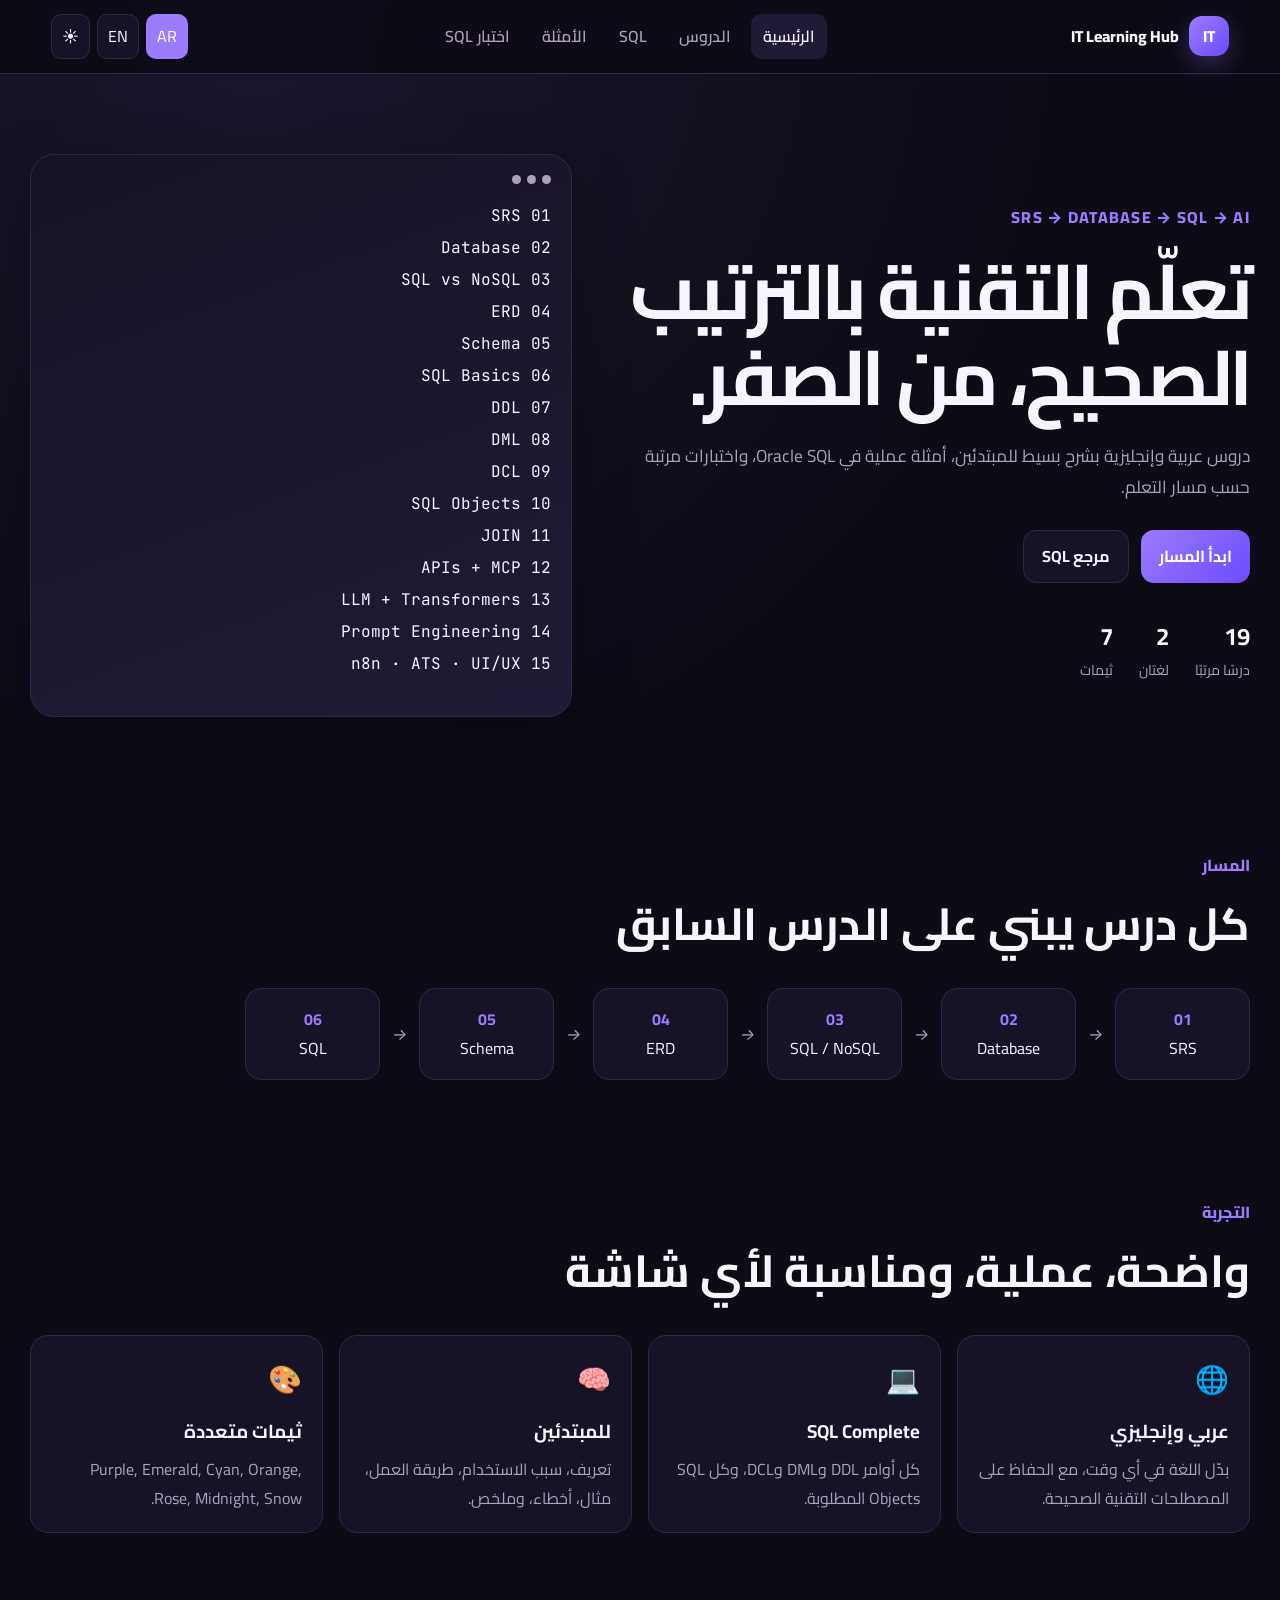
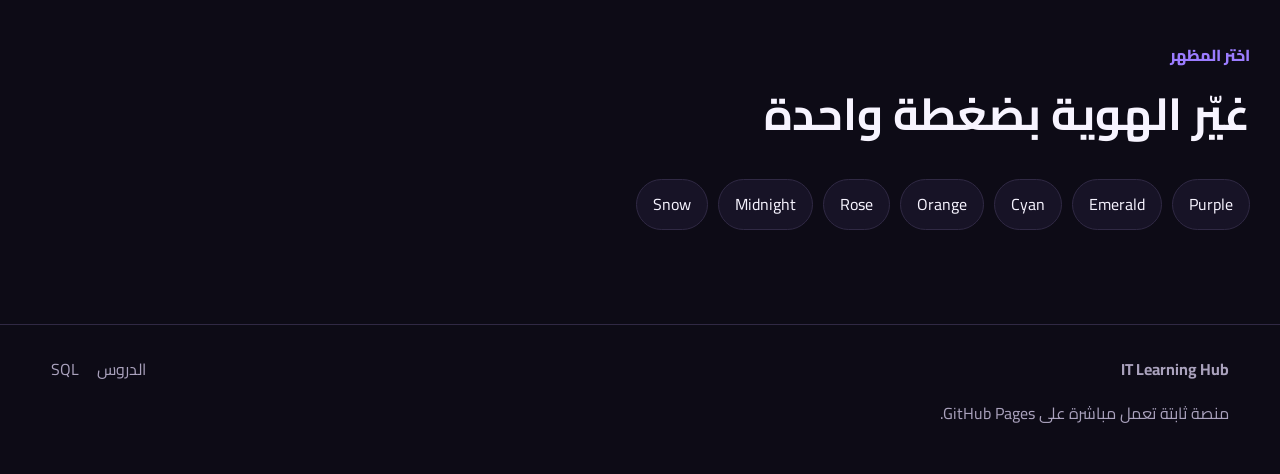
<file: index.html>
<!doctype html><html lang="ar" dir="rtl"><head><meta charset="UTF-8"><meta name="viewport" content="width=device-width,initial-scale=1"><meta name="description" content="منصة ثنائية اللغة لتعلّم قواعد البيانات وSQL ومفاهيم التقنية للمبتدئين"><title>IT Learning Hub</title><link rel="preconnect" href="https://fonts.googleapis.com"><link href="https://fonts.googleapis.com/css2?family=Cairo:wght@400;500;600;700;800&family=Inter:wght@400;500;600;700;800&family=JetBrains+Mono:wght@400;600&display=swap" rel="stylesheet"><link rel="stylesheet" href="style.css"></head><body>
<header class="topbar"><a class="brand" href="index.html"><span class="brand-orb">IT</span><span>IT Learning Hub</span></a><button class="nav-toggle" aria-label="menu">☰</button><nav class="nav"><a class="active" href="index.html" data-ar="الرئيسية" data-en="Home">الرئيسية</a><a href="lessons.html" data-ar="الدروس" data-en="Lessons">الدروس</a><a href="sql.html">SQL</a><a href="examples.html" data-ar="الأمثلة" data-en="Examples">الأمثلة</a><a href="quiz.html" data-ar="اختبار SQL" data-en="SQL Quiz">اختبار SQL</a></nav><div class="actions"><button class="chip" data-lang="ar">AR</button><button class="chip" data-lang="en">EN</button><button id="modeToggle" class="chip">☀</button></div></header>
<main><section class="hero grid-2"><div class="hero-copy reveal"><p class="eyebrow">SRS → DATABASE → SQL → AI</p><h1 data-ar="تعلّم التقنية بالترتيب الصحيح، من الصفر." data-en="Learn technology in the right order, from zero.">تعلّم التقنية بالترتيب الصحيح، من الصفر.</h1><p class="lead" data-ar="دروس عربية وإنجليزية بشرح بسيط للمبتدئين، أمثلة عملية في Oracle SQL، واختبارات مرتبة حسب مسار التعلم." data-en="Arabic and English beginner-friendly lessons, practical Oracle SQL examples, and quizzes arranged by learning path.">دروس عربية وإنجليزية بشرح بسيط للمبتدئين، أمثلة عملية في Oracle SQL، واختبارات مرتبة حسب مسار التعلم.</p><div class="hero-actions"><a class="btn primary" href="lessons.html" data-ar="ابدأ المسار" data-en="Start learning">ابدأ المسار</a><a class="btn ghost" href="sql.html" data-ar="مرجع SQL" data-en="SQL reference">مرجع SQL</a></div><div class="stats"><div><b>19</b><span data-ar="درسًا مرتبًا" data-en="ordered lessons">درسًا مرتبًا</span></div><div><b>2</b><span data-ar="لغتان" data-en="languages">لغتان</span></div><div><b>7</b><span data-ar="ثيمات" data-en="themes">ثيمات</span></div></div></div><div class="terminal-card reveal"><div class="dots"><span></span><span></span><span></span></div><pre><code>01 SRS
02 Database
03 SQL vs NoSQL
04 ERD
05 Schema
06 SQL Basics
07 DDL
08 DML
09 DCL
10 SQL Objects
11 JOIN
12 APIs + MCP
13 LLM + Transformers
14 Prompt Engineering
15 n8n · ATS · UI/UX</code></pre></div></section>
<section class="section reveal"><div class="section-title"><p data-ar="المسار" data-en="Learning path">المسار</p><h2 data-ar="كل درس يبني على الدرس السابق" data-en="Every lesson builds on the previous one">كل درس يبني على الدرس السابق</h2></div><div class="roadmap"><div><b>01</b><span>SRS</span></div><i>→</i><div><b>02</b><span>Database</span></div><i>→</i><div><b>03</b><span>SQL / NoSQL</span></div><i>→</i><div><b>04</b><span>ERD</span></div><i>→</i><div><b>05</b><span>Schema</span></div><i>→</i><div><b>06</b><span>SQL</span></div></div></section>
<section class="section reveal"><div class="section-title"><p data-ar="التجربة" data-en="Experience">التجربة</p><h2 data-ar="واضحة، عملية، ومناسبة لأي شاشة" data-en="Clear, practical, and responsive">واضحة، عملية، ومناسبة لأي شاشة</h2></div><div class="cards four"><article class="card"><span class="icon">🌐</span><h3 data-ar="عربي وإنجليزي" data-en="Arabic & English">عربي وإنجليزي</h3><p data-ar="بدّل اللغة في أي وقت، مع الحفاظ على المصطلحات التقنية الصحيحة." data-en="Switch languages anytime while keeping technical terms accurate.">بدّل اللغة في أي وقت، مع الحفاظ على المصطلحات التقنية الصحيحة.</p></article><article class="card"><span class="icon">💻</span><h3>SQL Complete</h3><p data-ar="كل أوامر DDL وDML وDCL، وكل SQL Objects المطلوبة." data-en="All DDL, DML, DCL commands and required SQL objects.">كل أوامر DDL وDML وDCL، وكل SQL Objects المطلوبة.</p></article><article class="card"><span class="icon">🧠</span><h3 data-ar="للمبتدئين" data-en="For beginners">للمبتدئين</h3><p data-ar="تعريف، سبب الاستخدام، طريقة العمل، مثال، أخطاء، وملخص." data-en="Definition, purpose, how it works, example, mistakes, and summary.">تعريف، سبب الاستخدام، طريقة العمل، مثال، أخطاء، وملخص.</p></article><article class="card"><span class="icon">🎨</span><h3 data-ar="ثيمات متعددة" data-en="Multiple themes">ثيمات متعددة</h3><p data-ar="Purple, Emerald, Cyan, Orange, Rose, Midnight, Snow." data-en="Purple, Emerald, Cyan, Orange, Rose, Midnight, and Snow.">Purple, Emerald, Cyan, Orange, Rose, Midnight, Snow.</p></article></div></section>
<section class="section reveal"><div class="section-title"><p data-ar="اختر المظهر" data-en="Choose a theme">اختر المظهر</p><h2 data-ar="غيّر الهوية بضغطة واحدة" data-en="Change the visual identity instantly">غيّر الهوية بضغطة واحدة</h2></div><div class="theme-picker"><button data-theme-choice="purple">Purple</button><button data-theme-choice="emerald">Emerald</button><button data-theme-choice="cyan">Cyan</button><button data-theme-choice="orange">Orange</button><button data-theme-choice="rose">Rose</button><button data-theme-choice="midnight">Midnight</button><button data-theme-choice="snow">Snow</button></div></section></main>
<footer class="footer"><div><b>IT Learning Hub</b><p data-ar="منصة ثابتة تعمل مباشرة على GitHub Pages." data-en="A static platform ready for GitHub Pages.">منصة ثابتة تعمل مباشرة على GitHub Pages.</p></div><div class="footer-links"><a href="lessons.html" data-ar="الدروس" data-en="Lessons">الدروس</a><a href="sql.html">SQL</a></div></footer><script src="app.js"></script></body></html>
</file>
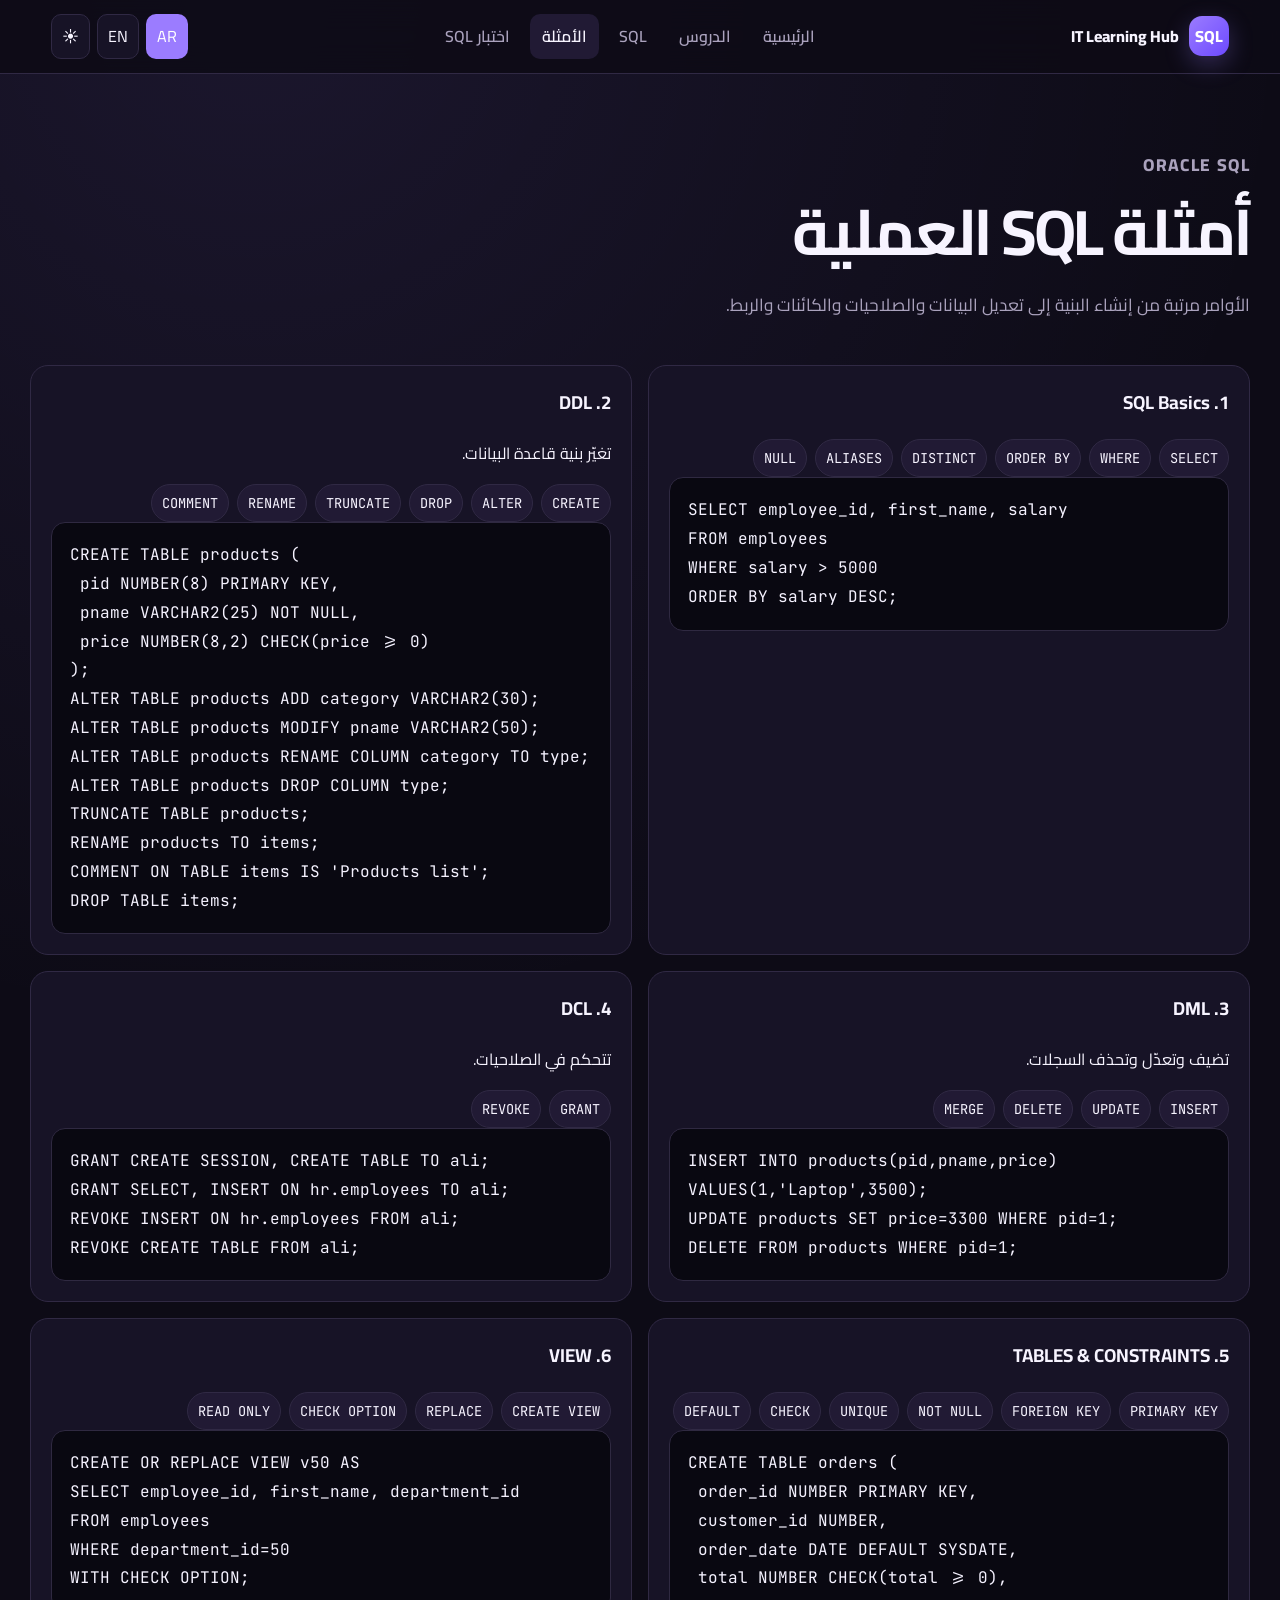
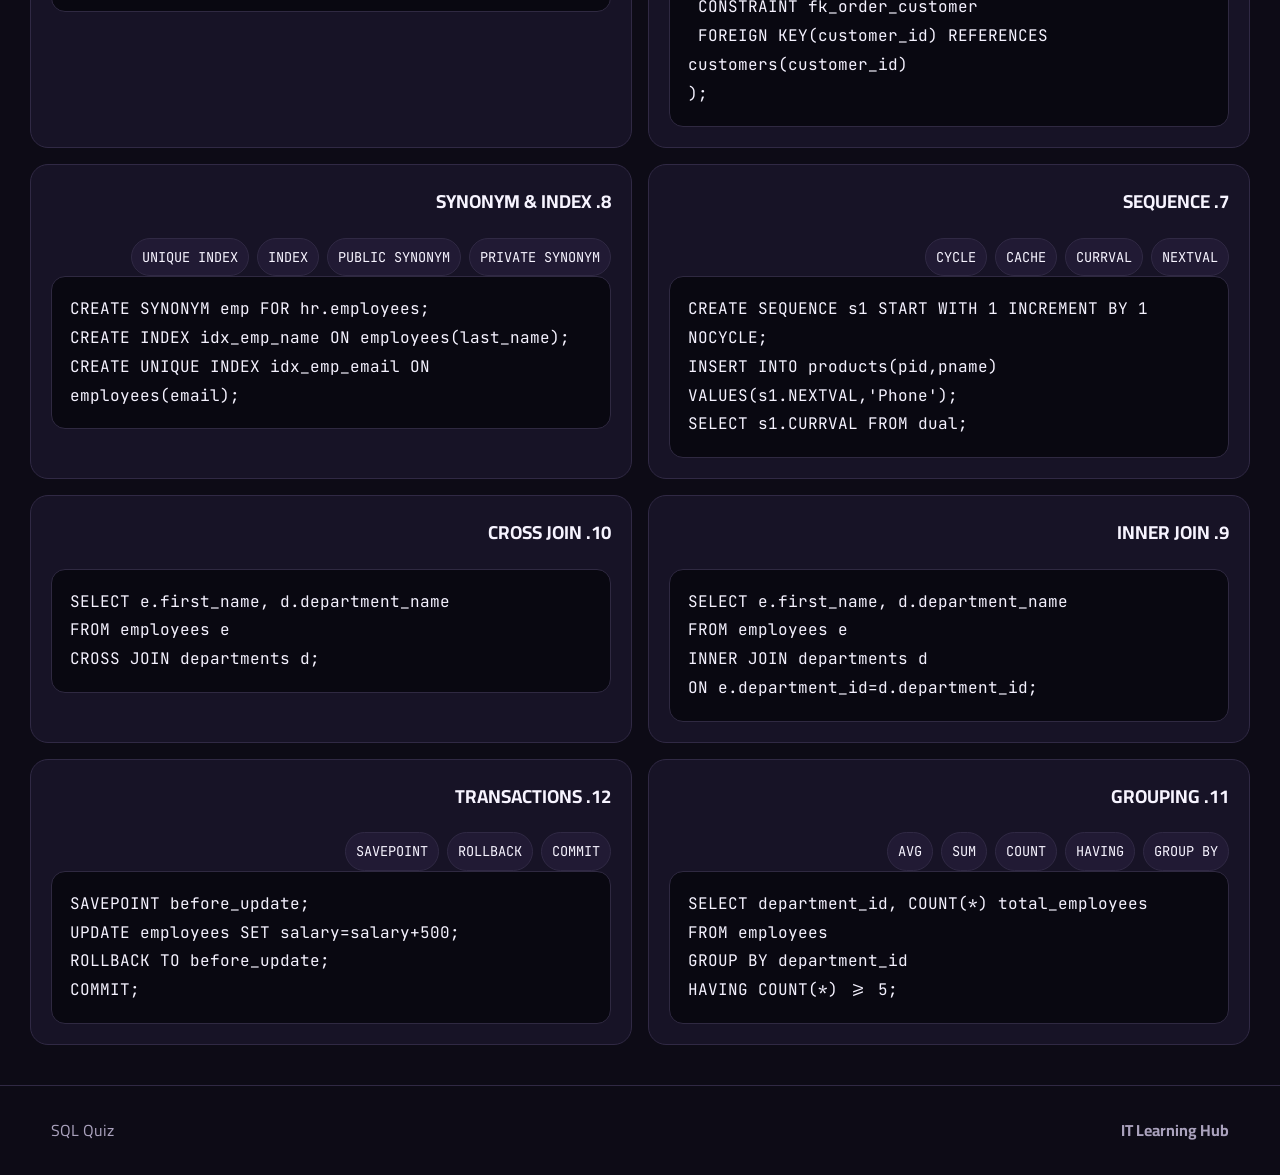
<file: examples.html>
<!doctype html><html lang="ar" dir="rtl"><head><meta charset="UTF-8"><meta name="viewport" content="width=device-width,initial-scale=1"><title>SQL Examples | IT Learning Hub</title><link href="https://fonts.googleapis.com/css2?family=Cairo:wght@400;600;700;800&family=Inter:wght@400;600;700;800&family=JetBrains+Mono:wght@400;600&display=swap" rel="stylesheet"><link rel="stylesheet" href="style.css"></head><body><header class="topbar"><a class="brand" href="index.html"><span class="brand-orb">SQL</span><span>IT Learning Hub</span></a><button class="nav-toggle">☰</button><nav class="nav"><a href="index.html" data-ar="الرئيسية" data-en="Home">الرئيسية</a><a href="lessons.html" data-ar="الدروس" data-en="Lessons">الدروس</a><a href="sql.html">SQL</a><a class="active" href="examples.html" data-ar="الأمثلة" data-en="Examples">الأمثلة</a><a href="quiz.html" data-ar="اختبار SQL" data-en="SQL Quiz">اختبار SQL</a></nav><div class="actions"><button class="chip" data-lang="ar">AR</button><button class="chip" data-lang="en">EN</button><button id="modeToggle" class="chip">☀</button></div></header><main><section class="page-head"><p class="eyebrow">ORACLE SQL</p><h1 data-ar="أمثلة SQL العملية" data-en="Practical SQL examples">أمثلة SQL العملية</h1><p data-ar="الأوامر مرتبة من إنشاء البنية إلى تعديل البيانات والصلاحيات والكائنات والربط." data-en="Commands are ordered from structure creation to data changes, permissions, objects, and joins.">الأوامر مرتبة من إنشاء البنية إلى تعديل البيانات والصلاحيات والكائنات والربط.</p></section><section class="sql-grid">
<article class="sql-card"><h3>1. SQL Basics</h3><div class="command-list"><span>SELECT</span><span>WHERE</span><span>ORDER BY</span><span>DISTINCT</span><span>ALIASES</span><span>NULL</span></div><div class="codebox"><pre>SELECT employee_id, first_name, salary
FROM employees
WHERE salary &gt; 5000
ORDER BY salary DESC;</pre></div></article>
<article class="sql-card"><h3>2. DDL</h3><p data-ar="تغيّر بنية قاعدة البيانات." data-en="Changes database structure.">تغيّر بنية قاعدة البيانات.</p><div class="command-list"><span>CREATE</span><span>ALTER</span><span>DROP</span><span>TRUNCATE</span><span>RENAME</span><span>COMMENT</span></div><div class="codebox"><pre>CREATE TABLE products (
 pid NUMBER(8) PRIMARY KEY,
 pname VARCHAR2(25) NOT NULL,
 price NUMBER(8,2) CHECK(price &gt;= 0)
);
ALTER TABLE products ADD category VARCHAR2(30);
ALTER TABLE products MODIFY pname VARCHAR2(50);
ALTER TABLE products RENAME COLUMN category TO type;
ALTER TABLE products DROP COLUMN type;
TRUNCATE TABLE products;
RENAME products TO items;
COMMENT ON TABLE items IS 'Products list';
DROP TABLE items;</pre></div></article>
<article class="sql-card"><h3>3. DML</h3><p data-ar="تضيف وتعدّل وتحذف السجلات." data-en="Adds, updates, and deletes rows.">تضيف وتعدّل وتحذف السجلات.</p><div class="command-list"><span>INSERT</span><span>UPDATE</span><span>DELETE</span><span>MERGE</span></div><div class="codebox"><pre>INSERT INTO products(pid,pname,price)
VALUES(1,'Laptop',3500);
UPDATE products SET price=3300 WHERE pid=1;
DELETE FROM products WHERE pid=1;</pre></div></article>
<article class="sql-card"><h3>4. DCL</h3><p data-ar="تتحكم في الصلاحيات." data-en="Controls privileges.">تتحكم في الصلاحيات.</p><div class="command-list"><span>GRANT</span><span>REVOKE</span></div><div class="codebox"><pre>GRANT CREATE SESSION, CREATE TABLE TO ali;
GRANT SELECT, INSERT ON hr.employees TO ali;
REVOKE INSERT ON hr.employees FROM ali;
REVOKE CREATE TABLE FROM ali;</pre></div></article>
<article class="sql-card"><h3>5. TABLES & CONSTRAINTS</h3><div class="command-list"><span>PRIMARY KEY</span><span>FOREIGN KEY</span><span>NOT NULL</span><span>UNIQUE</span><span>CHECK</span><span>DEFAULT</span></div><div class="codebox"><pre>CREATE TABLE orders (
 order_id NUMBER PRIMARY KEY,
 customer_id NUMBER,
 order_date DATE DEFAULT SYSDATE,
 total NUMBER CHECK(total &gt;= 0),
 CONSTRAINT fk_order_customer
 FOREIGN KEY(customer_id) REFERENCES customers(customer_id)
);</pre></div></article>
<article class="sql-card"><h3>6. VIEW</h3><div class="command-list"><span>CREATE VIEW</span><span>REPLACE</span><span>CHECK OPTION</span><span>READ ONLY</span></div><div class="codebox"><pre>CREATE OR REPLACE VIEW v50 AS
SELECT employee_id, first_name, department_id
FROM employees
WHERE department_id=50
WITH CHECK OPTION;</pre></div></article>
<article class="sql-card"><h3>7. SEQUENCE</h3><div class="command-list"><span>NEXTVAL</span><span>CURRVAL</span><span>CACHE</span><span>CYCLE</span></div><div class="codebox"><pre>CREATE SEQUENCE s1 START WITH 1 INCREMENT BY 1 NOCYCLE;
INSERT INTO products(pid,pname) VALUES(s1.NEXTVAL,'Phone');
SELECT s1.CURRVAL FROM dual;</pre></div></article>
<article class="sql-card"><h3>8. SYNONYM & INDEX</h3><div class="command-list"><span>PRIVATE SYNONYM</span><span>PUBLIC SYNONYM</span><span>INDEX</span><span>UNIQUE INDEX</span></div><div class="codebox"><pre>CREATE SYNONYM emp FOR hr.employees;
CREATE INDEX idx_emp_name ON employees(last_name);
CREATE UNIQUE INDEX idx_emp_email ON employees(email);</pre></div></article>
<article class="sql-card"><h3>9. INNER JOIN</h3><div class="codebox"><pre>SELECT e.first_name, d.department_name
FROM employees e
INNER JOIN departments d
ON e.department_id=d.department_id;</pre></div></article>
<article class="sql-card"><h3>10. CROSS JOIN</h3><div class="codebox"><pre>SELECT e.first_name, d.department_name
FROM employees e
CROSS JOIN departments d;</pre></div></article>
<article class="sql-card"><h3>11. GROUPING</h3><div class="command-list"><span>GROUP BY</span><span>HAVING</span><span>COUNT</span><span>SUM</span><span>AVG</span></div><div class="codebox"><pre>SELECT department_id, COUNT(*) total_employees
FROM employees
GROUP BY department_id
HAVING COUNT(*) &gt;= 5;</pre></div></article>
<article class="sql-card"><h3>12. TRANSACTIONS</h3><div class="command-list"><span>COMMIT</span><span>ROLLBACK</span><span>SAVEPOINT</span></div><div class="codebox"><pre>SAVEPOINT before_update;
UPDATE employees SET salary=salary+500;
ROLLBACK TO before_update;
COMMIT;</pre></div></article>
</section></main><footer class="footer"><b>IT Learning Hub</b><a href="quiz.html">SQL Quiz</a></footer><script src="app.js"></script></body></html>
</file>
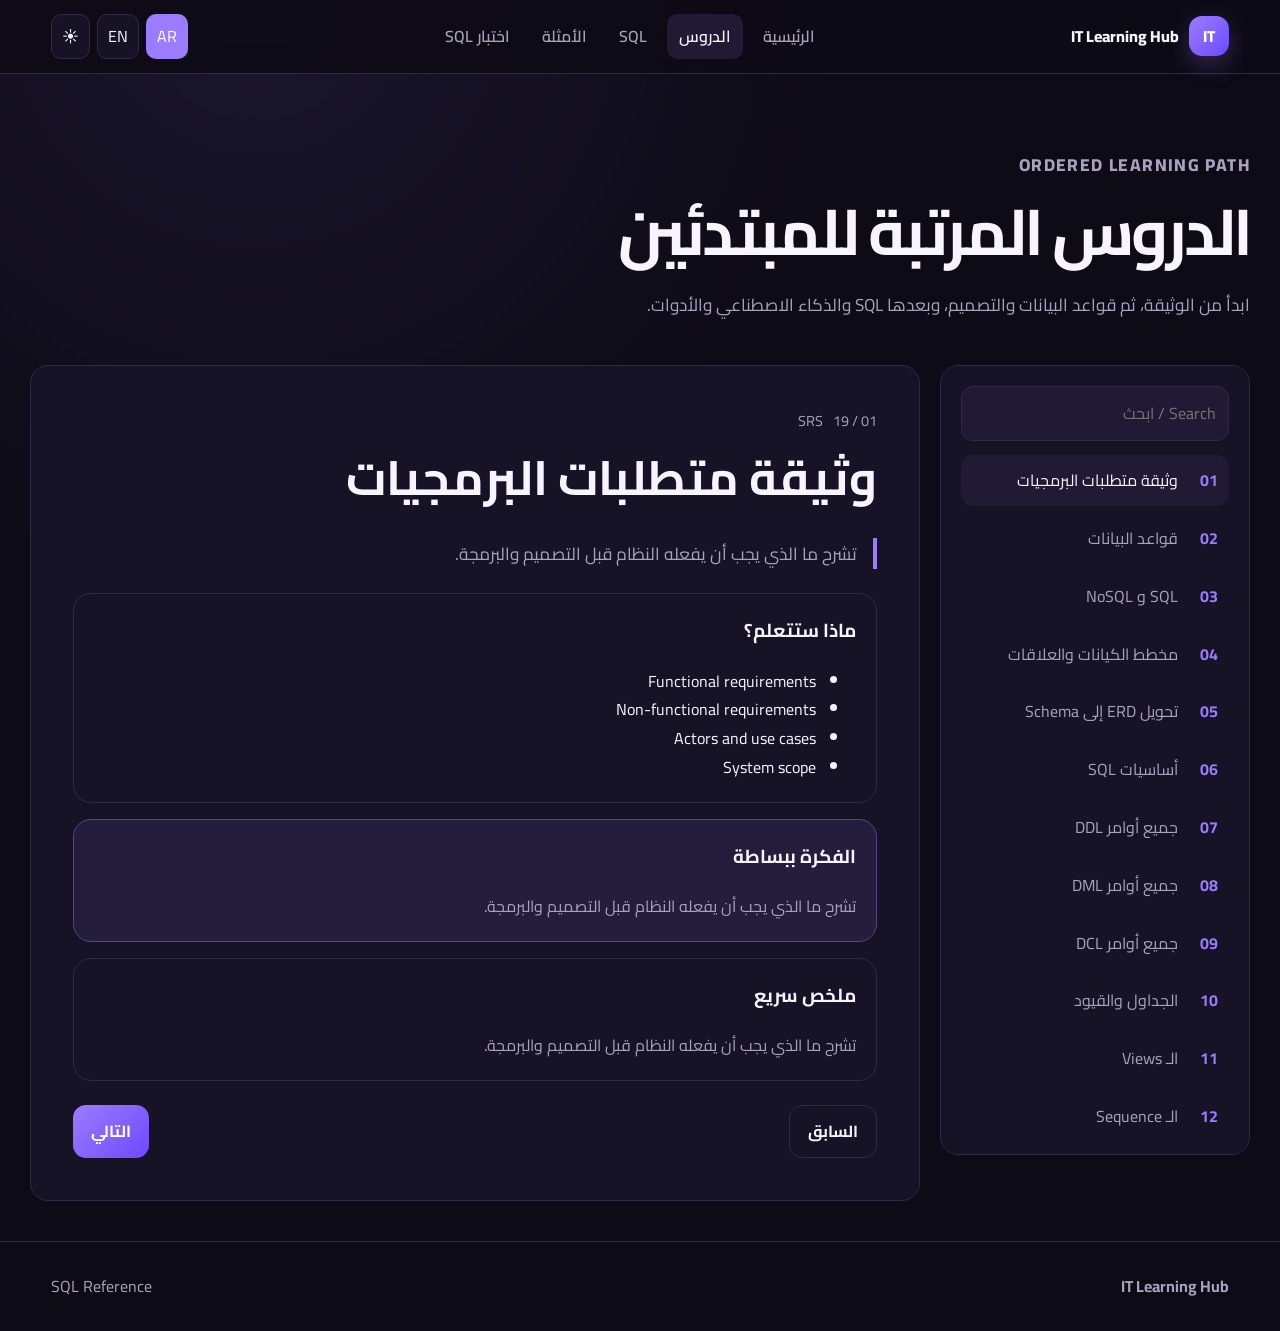
<file: lessons.html>
<!doctype html><html lang="ar" dir="rtl"><head><meta charset="UTF-8"><meta name="viewport" content="width=device-width,initial-scale=1"><title>Lessons | IT Learning Hub</title><link href="https://fonts.googleapis.com/css2?family=Cairo:wght@400;600;700;800&family=Inter:wght@400;600;700;800&family=JetBrains+Mono:wght@400;600&display=swap" rel="stylesheet"><link rel="stylesheet" href="style.css"></head><body><header class="topbar"><a class="brand" href="index.html"><span class="brand-orb">IT</span><span>IT Learning Hub</span></a><button class="nav-toggle">☰</button><nav class="nav"><a href="index.html" data-ar="الرئيسية" data-en="Home">الرئيسية</a><a class="active" href="lessons.html" data-ar="الدروس" data-en="Lessons">الدروس</a><a href="sql.html">SQL</a><a href="examples.html" data-ar="الأمثلة" data-en="Examples">الأمثلة</a><a href="quiz.html" data-ar="اختبار SQL" data-en="SQL Quiz">اختبار SQL</a></nav><div class="actions"><button class="chip" data-lang="ar">AR</button><button class="chip" data-lang="en">EN</button><button id="modeToggle" class="chip">☀</button></div></header><main><section class="page-head"><p class="eyebrow">ORDERED LEARNING PATH</p><h1 data-ar="الدروس المرتبة للمبتدئين" data-en="Beginner lessons in the right order">الدروس المرتبة للمبتدئين</h1><p data-ar="ابدأ من الوثيقة، ثم قواعد البيانات والتصميم، وبعدها SQL والذكاء الاصطناعي والأدوات." data-en="Start with requirements, then database design, SQL, AI, and practical tools.">ابدأ من الوثيقة، ثم قواعد البيانات والتصميم، وبعدها SQL والذكاء الاصطناعي والأدوات.</p></section><section class="lessons-shell"><aside class="lesson-sidebar"><div class="search-wrap"><input id="lessonSearch" type="search" placeholder="Search / ابحث"></div><div id="lessonList" class="lesson-list"></div></aside><article id="lessonReader" class="lesson-reader"></article></section></main><footer class="footer"><b>IT Learning Hub</b><a href="sql.html">SQL Reference</a></footer><script src="app.js"></script><script src="lessons.js"></script></body></html>
</file>
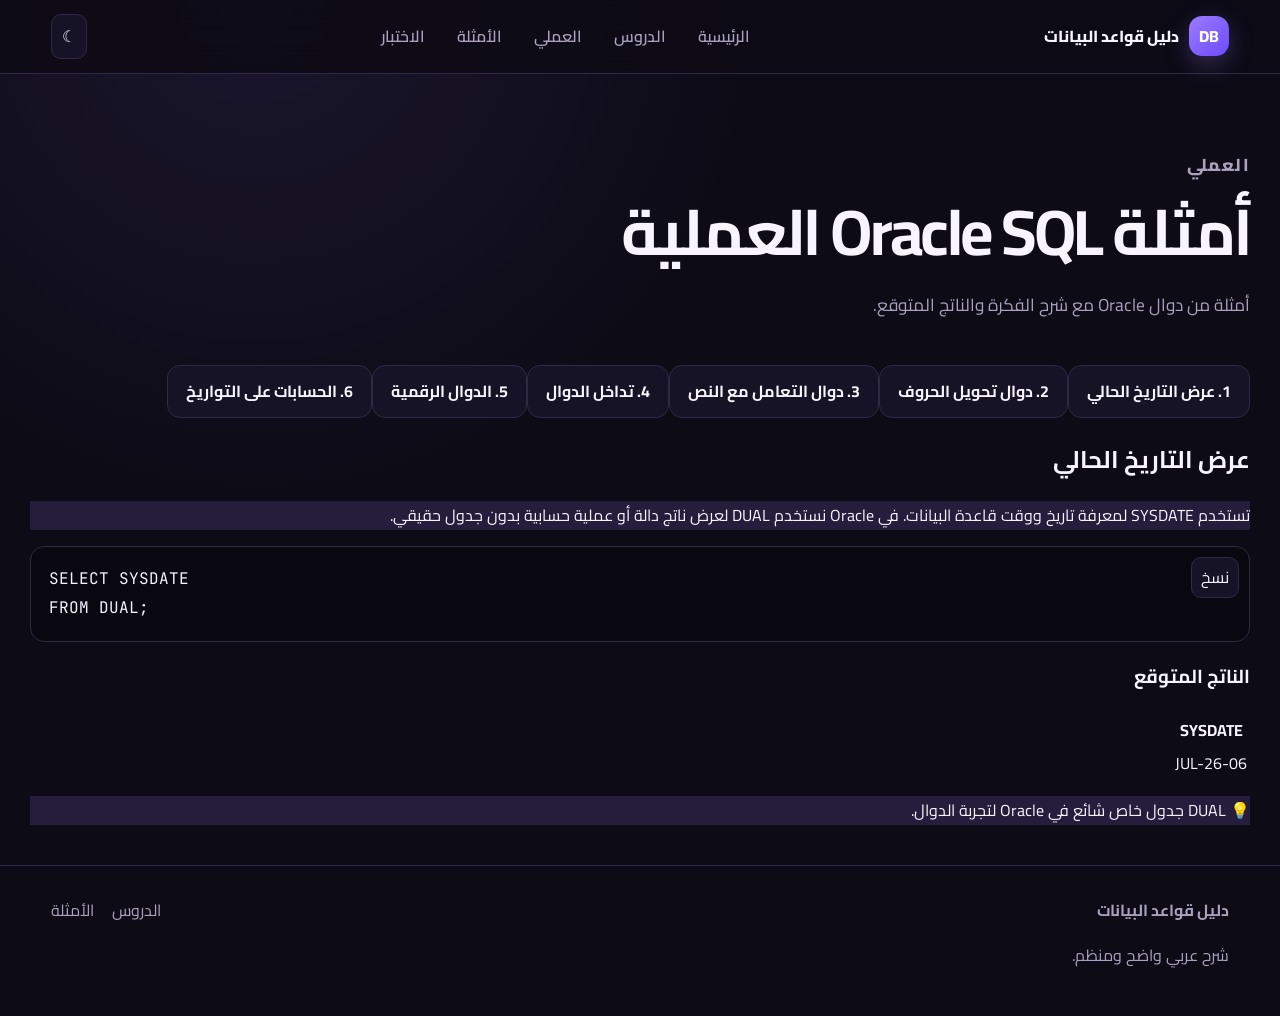
<file: oracle-practice.html>
<!DOCTYPE html>
<html lang="ar" dir="rtl">
<head><meta charset="UTF-8"><meta name="viewport" content="width=device-width, initial-scale=1.0"><title>العملي | دليل قواعد البيانات</title><link rel="preconnect" href="https://fonts.googleapis.com"><link href="https://fonts.googleapis.com/css2?family=Cairo:wght@300;400;600;700;900&family=JetBrains+Mono:wght@400;600&display=swap" rel="stylesheet"><link rel="stylesheet" href="style.css"></head>
<body><header class="topbar"><a class="brand" href="index.html"><span class="brand-orb">DB</span><span>دليل قواعد البيانات</span></a><button class="nav-toggle" aria-label="menu">☰</button><nav class="nav"><a href="index.html">الرئيسية</a><a href="lessons.html">الدروس</a><a href="oracle-practice.html">العملي</a><a href="playground.html">الأمثلة</a><a href="quiz.html">الاختبار</a></nav><div class="actions"><button id="themeToggle" class="chip">☾</button></div></header>
<main><section class="page-head reveal"><p class="eyebrow">العملي</p><h1>أمثلة Oracle SQL العملية</h1><p>أمثلة من دوال Oracle مع شرح الفكرة والناتج المتوقع.</p></section><section class="lab-layout"><aside class="lab-menu reveal" id="labMenu"></aside><section class="lab-content reveal" id="labContent"></section></section></main>
<footer class="footer"><div><b>دليل قواعد البيانات</b><p>شرح عربي واضح ومنظم.</p></div><div class="footer-links"><a href="lessons.html">الدروس</a><a href="playground.html">الأمثلة</a></div></footer><script src="app.js"></script><script src="practice.js"></script></body></html>
</file>
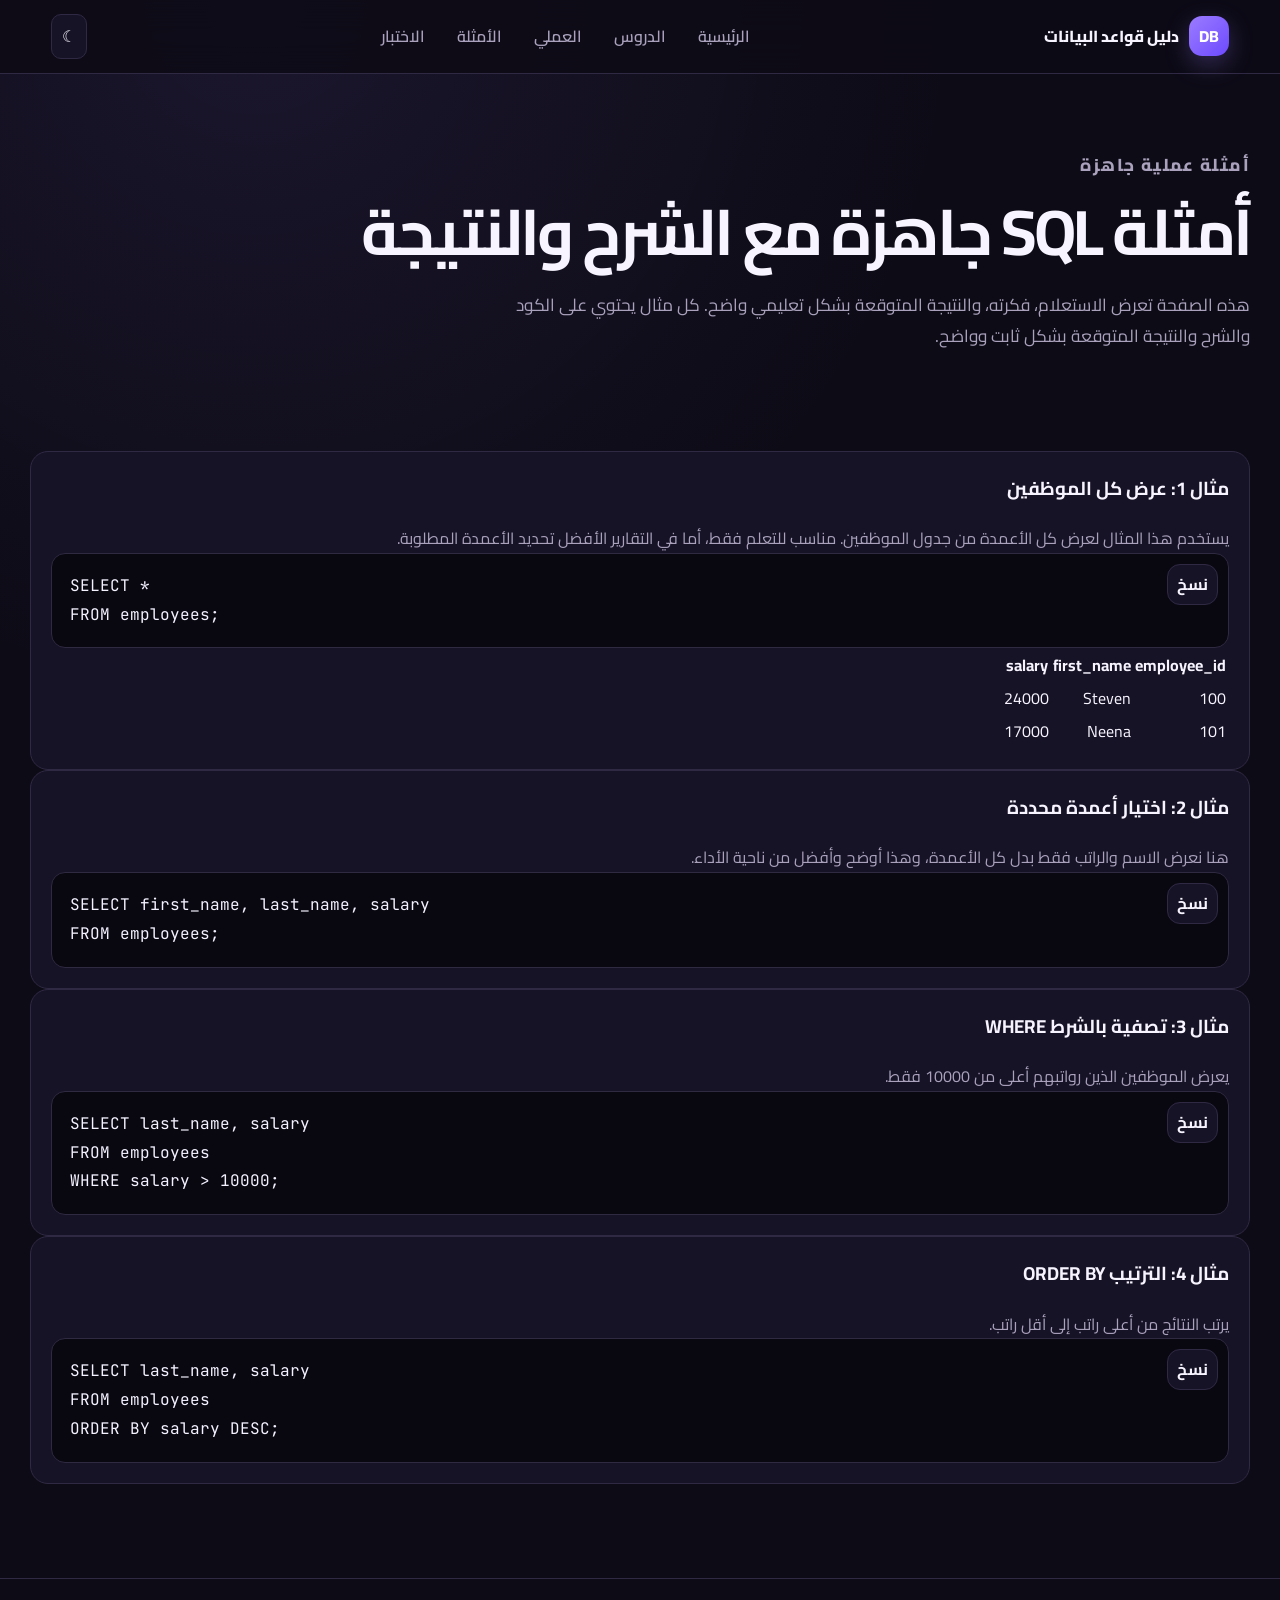
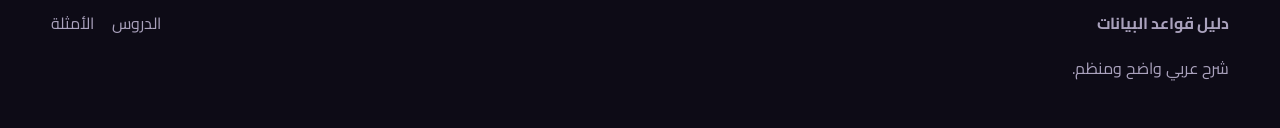
<file: playground.html>
<!DOCTYPE html>
<html lang="ar" dir="rtl">
<head>
  <meta charset="UTF-8">
  <meta name="viewport" content="width=device-width, initial-scale=1.0">
  <title>الأمثلة | دليل قواعد البيانات</title>
  <link rel="preconnect" href="https://fonts.googleapis.com">
  <link href="https://fonts.googleapis.com/css2?family=Cairo:wght@300;400;600;700;900&family=JetBrains+Mono:wght@400;600&display=swap" rel="stylesheet">
  <link rel="stylesheet" href="style.css">
</head>
<body>
<header class="topbar">
  <a class="brand" href="index.html"><span class="brand-orb">DB</span><span>دليل قواعد البيانات</span></a>
  <button class="nav-toggle" aria-label="menu">☰</button>
  <nav class="nav">
    <a href="index.html">الرئيسية</a>
    <a href="lessons.html">الدروس</a>
    <a href="oracle-practice.html">العملي</a>
    <a href="playground.html">الأمثلة</a>
    <a href="quiz.html">الاختبار</a>
  </nav>
  <div class="actions"><button id="themeToggle" class="chip">☾</button></div>
</header>
<main>
  <section class="page-head reveal">
    <p class="eyebrow">أمثلة عملية جاهزة</p>
    <h1>أمثلة SQL جاهزة مع الشرح والنتيجة</h1>
    <p>هذه الصفحة تعرض الاستعلام، فكرته، والنتيجة المتوقعة بشكل تعليمي واضح. كل مثال يحتوي على الكود والشرح والنتيجة المتوقعة بشكل ثابت وواضح.</p>
  </section>
  <section class="section reveal examples-grid">
    <article class="deep-block">
      <h3>مثال 1: عرض كل الموظفين</h3>
      <p>يستخدم هذا المثال لعرض كل الأعمدة من جدول الموظفين. مناسب للتعلم فقط، أما في التقارير الأفضل تحديد الأعمدة المطلوبة.</p>
      <div class="codebox"><button class="btn ghost copy-btn" onclick="copyText(this.nextElementSibling.innerText)">نسخ</button><pre>SELECT *
FROM employees;</pre></div>
      <table class="mini-table"><tr><th>employee_id</th><th>first_name</th><th>salary</th></tr><tr><td>100</td><td>Steven</td><td>24000</td></tr><tr><td>101</td><td>Neena</td><td>17000</td></tr></table>
    </article>
    <article class="deep-block">
      <h3>مثال 2: اختيار أعمدة محددة</h3>
      <p>هنا نعرض الاسم والراتب فقط بدل كل الأعمدة، وهذا أوضح وأفضل من ناحية الأداء.</p>
      <div class="codebox"><button class="btn ghost copy-btn" onclick="copyText(this.nextElementSibling.innerText)">نسخ</button><pre>SELECT first_name, last_name, salary
FROM employees;</pre></div>
    </article>
    <article class="deep-block">
      <h3>مثال 3: تصفية بالشرط WHERE</h3>
      <p>يعرض الموظفين الذين رواتبهم أعلى من 10000 فقط.</p>
      <div class="codebox"><button class="btn ghost copy-btn" onclick="copyText(this.nextElementSibling.innerText)">نسخ</button><pre>SELECT last_name, salary
FROM employees
WHERE salary &gt; 10000;</pre></div>
    </article>
    <article class="deep-block">
      <h3>مثال 4: الترتيب ORDER BY</h3>
      <p>يرتب النتائج من أعلى راتب إلى أقل راتب.</p>
      <div class="codebox"><button class="btn ghost copy-btn" onclick="copyText(this.nextElementSibling.innerText)">نسخ</button><pre>SELECT last_name, salary
FROM employees
ORDER BY salary DESC;</pre></div>
    </article>
  </section>
</main>
<footer class="footer"><div><b>دليل قواعد البيانات</b><p>شرح عربي واضح ومنظم.</p></div><div class="footer-links"><a href="lessons.html">الدروس</a><a href="playground.html">الأمثلة</a></div></footer>
<script src="app.js"></script>
</body>
</html>
</file>
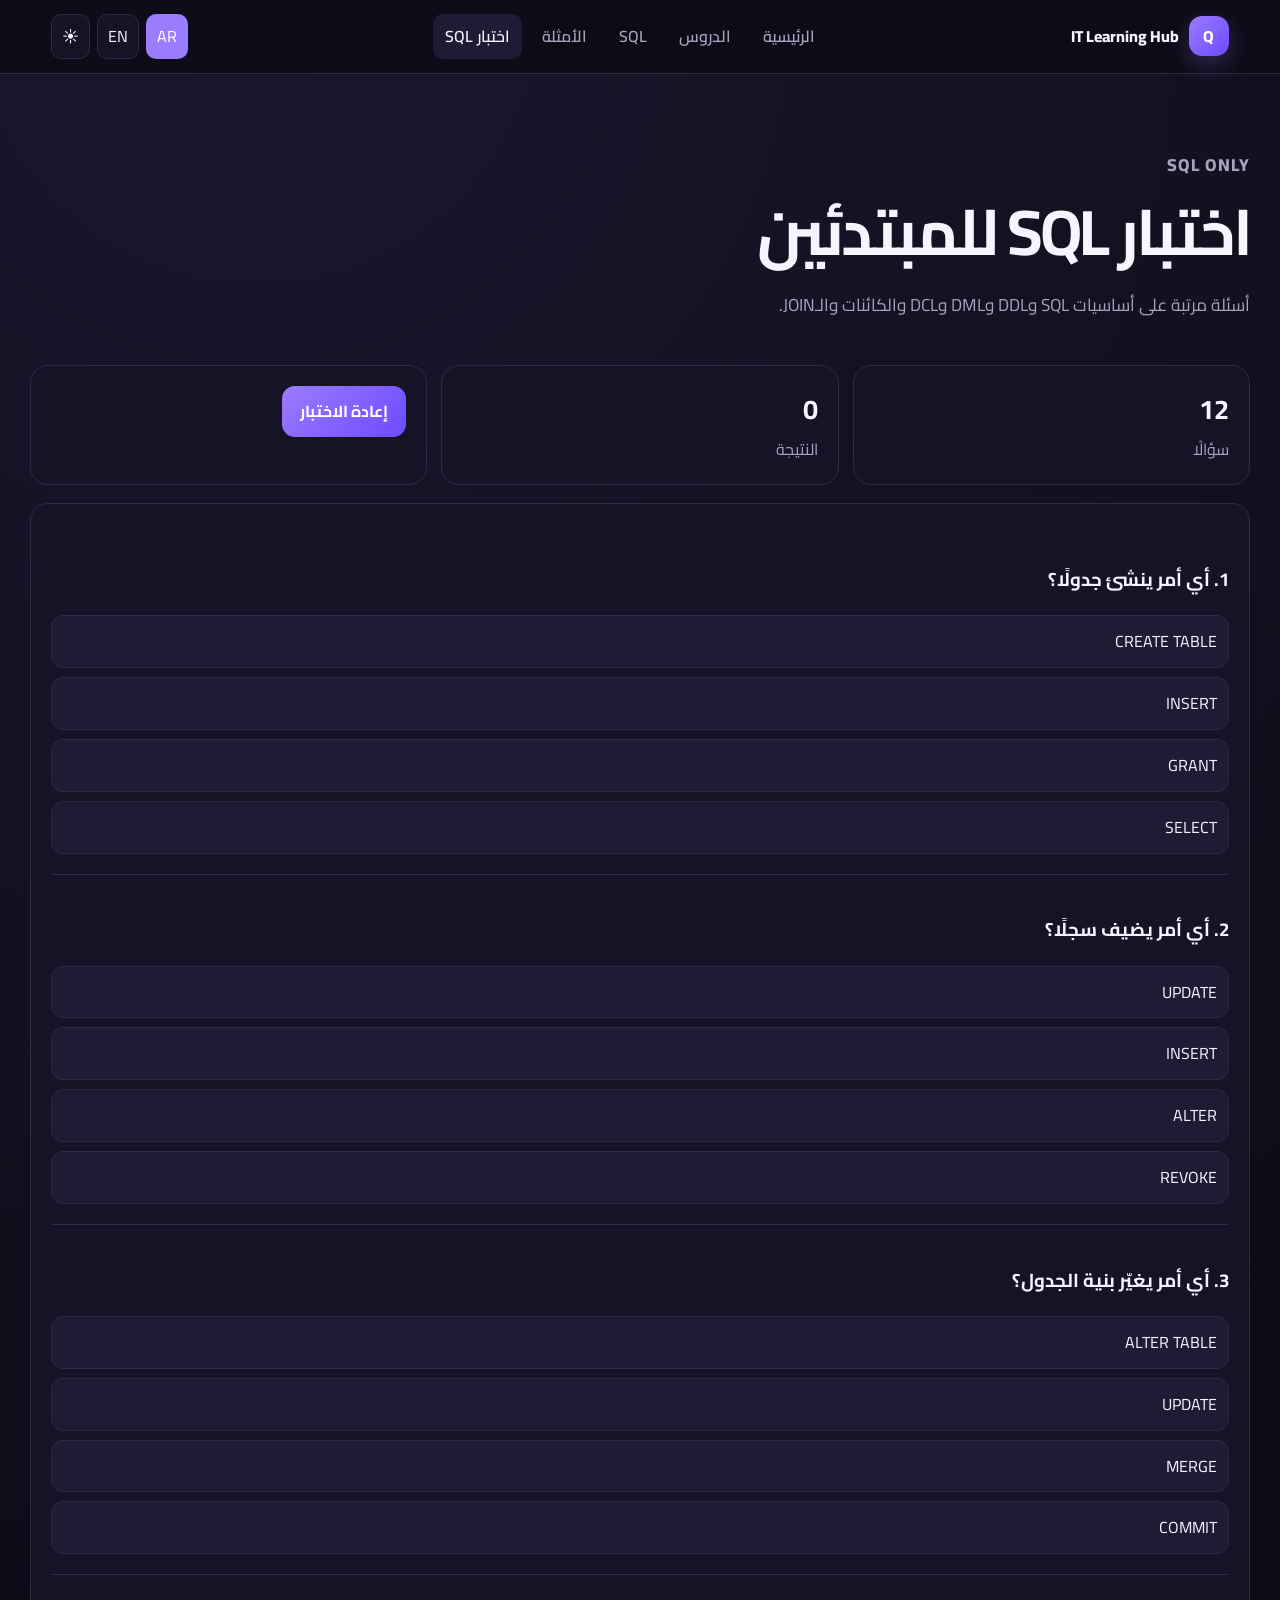
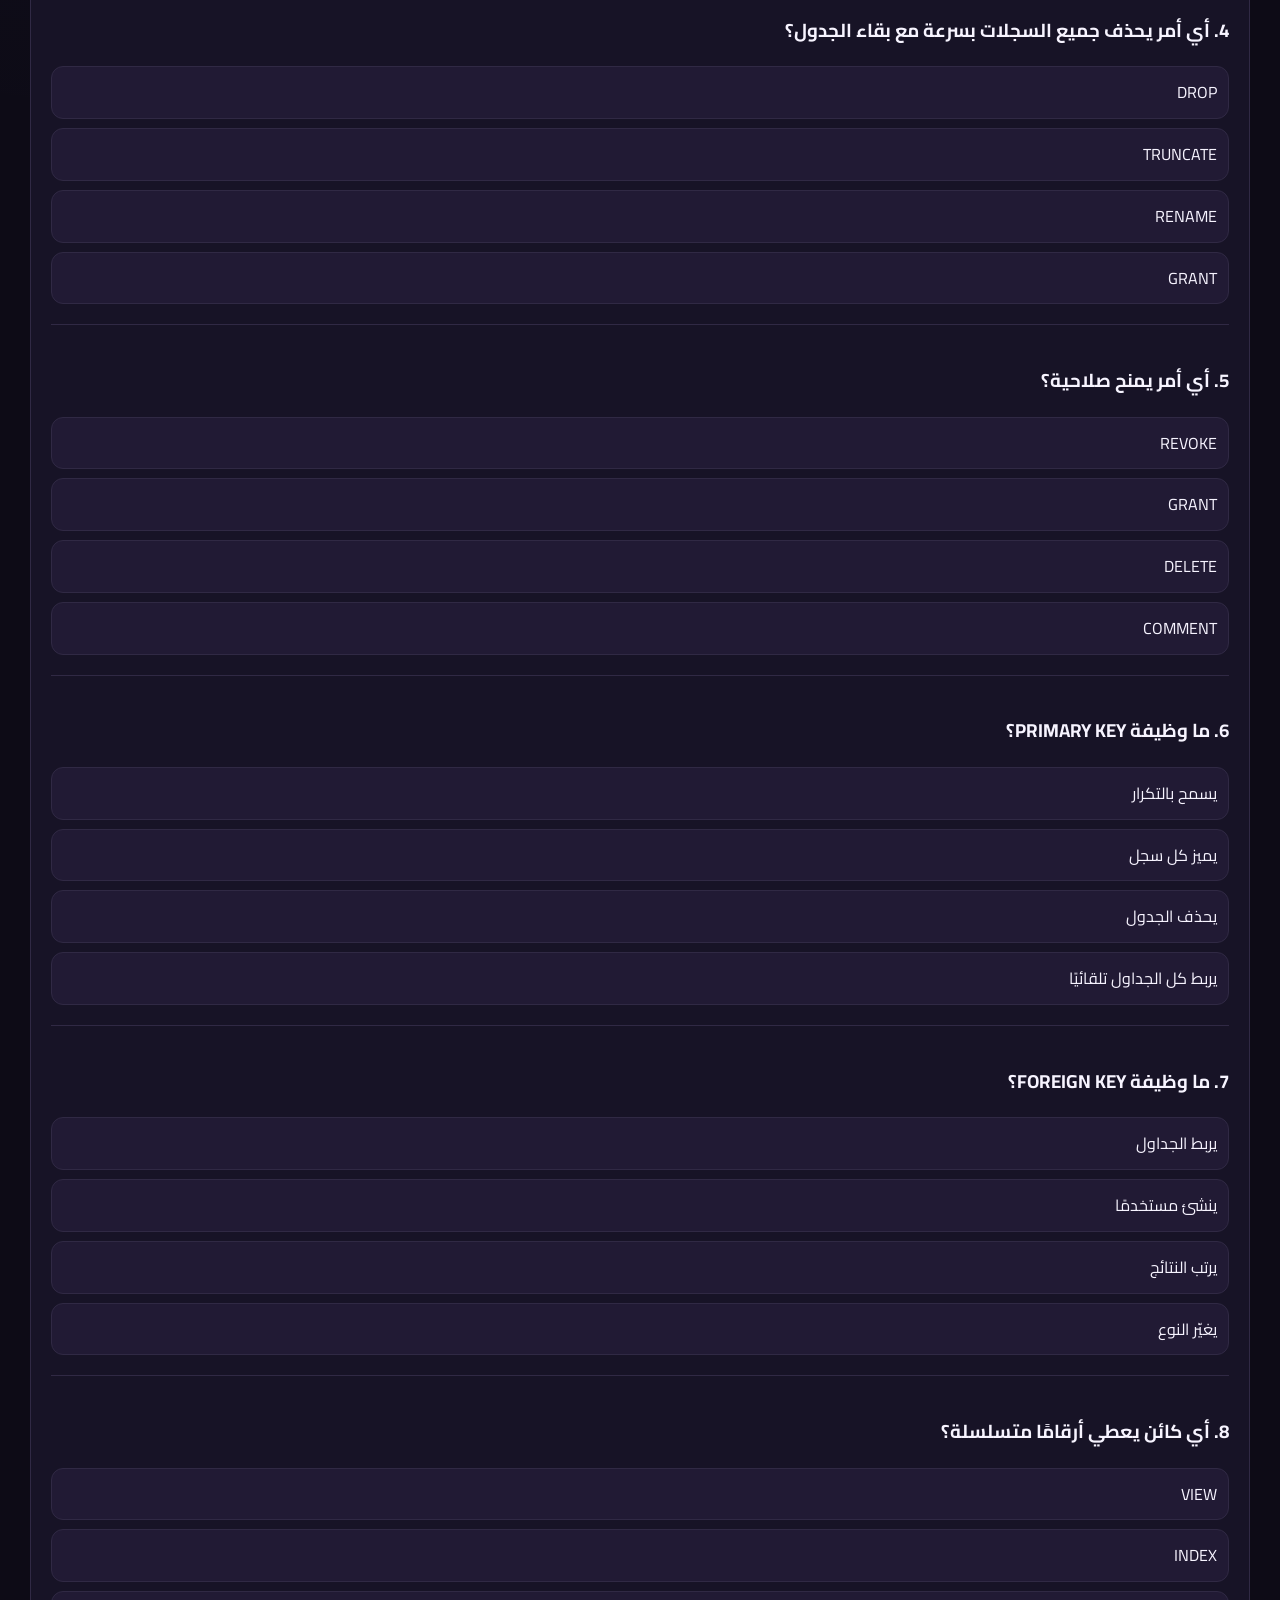
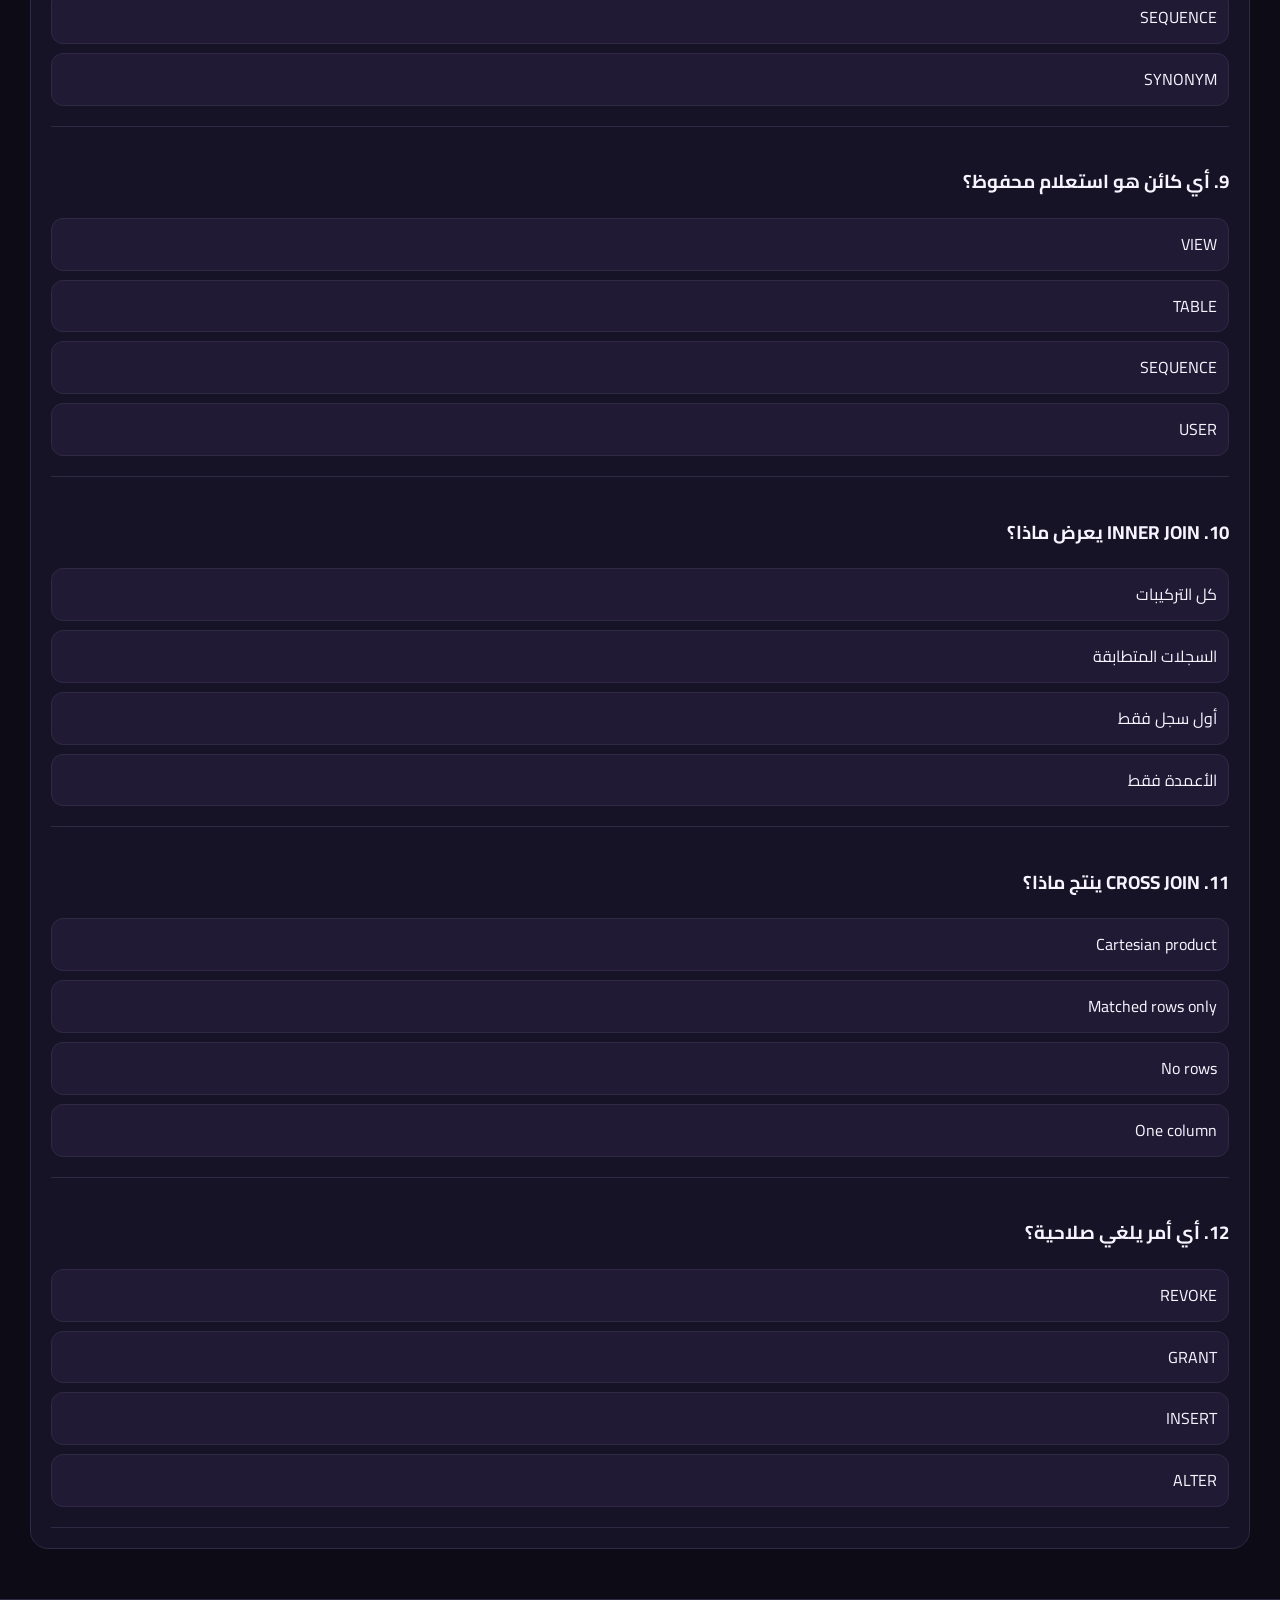
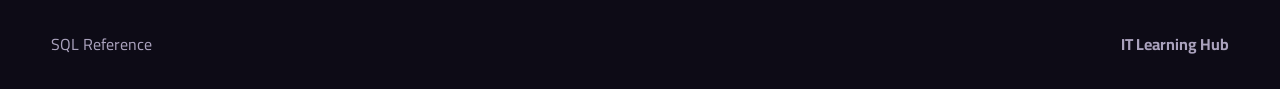
<file: quiz.html>
<!doctype html><html lang="ar" dir="rtl"><head><meta charset="UTF-8"><meta name="viewport" content="width=device-width,initial-scale=1"><title>SQL Quiz | IT Learning Hub</title><link href="https://fonts.googleapis.com/css2?family=Cairo:wght@400;600;700;800&family=Inter:wght@400;600;700;800&family=JetBrains+Mono:wght@400;600&display=swap" rel="stylesheet"><link rel="stylesheet" href="style.css"></head><body><header class="topbar"><a class="brand" href="index.html"><span class="brand-orb">Q</span><span>IT Learning Hub</span></a><button class="nav-toggle">☰</button><nav class="nav"><a href="index.html" data-ar="الرئيسية" data-en="Home">الرئيسية</a><a href="lessons.html" data-ar="الدروس" data-en="Lessons">الدروس</a><a href="sql.html">SQL</a><a href="examples.html" data-ar="الأمثلة" data-en="Examples">الأمثلة</a><a class="active" href="quiz.html" data-ar="اختبار SQL" data-en="SQL Quiz">اختبار SQL</a></nav><div class="actions"><button class="chip" data-lang="ar">AR</button><button class="chip" data-lang="en">EN</button><button id="modeToggle" class="chip">☀</button></div></header><main><section class="page-head"><p class="eyebrow">SQL ONLY</p><h1 data-ar="اختبار SQL للمبتدئين" data-en="Beginner SQL quiz">اختبار SQL للمبتدئين</h1><p data-ar="أسئلة مرتبة على أساسيات SQL وDDL وDML وDCL والكائنات والـJOIN." data-en="Questions covering SQL basics, DDL, DML, DCL, objects, and joins.">أسئلة مرتبة على أساسيات SQL وDDL وDML وDCL والكائنات والـJOIN.</p></section><section class="quiz-dashboard"><div class="stat-card"><b>12</b><span data-ar="سؤالًا" data-en="questions">سؤالًا</span></div><div class="stat-card"><b id="score">0</b><span data-ar="النتيجة" data-en="score">النتيجة</span></div><div class="stat-card"><button class="btn primary" id="resetQuiz" data-ar="إعادة الاختبار" data-en="Restart quiz">إعادة الاختبار</button></div></section><section class="quiz-box"><div id="quizArea"></div></section></main><footer class="footer"><b>IT Learning Hub</b><a href="sql.html">SQL Reference</a></footer><script src="app.js"></script><script src="quiz.js"></script></body></html>
</file>
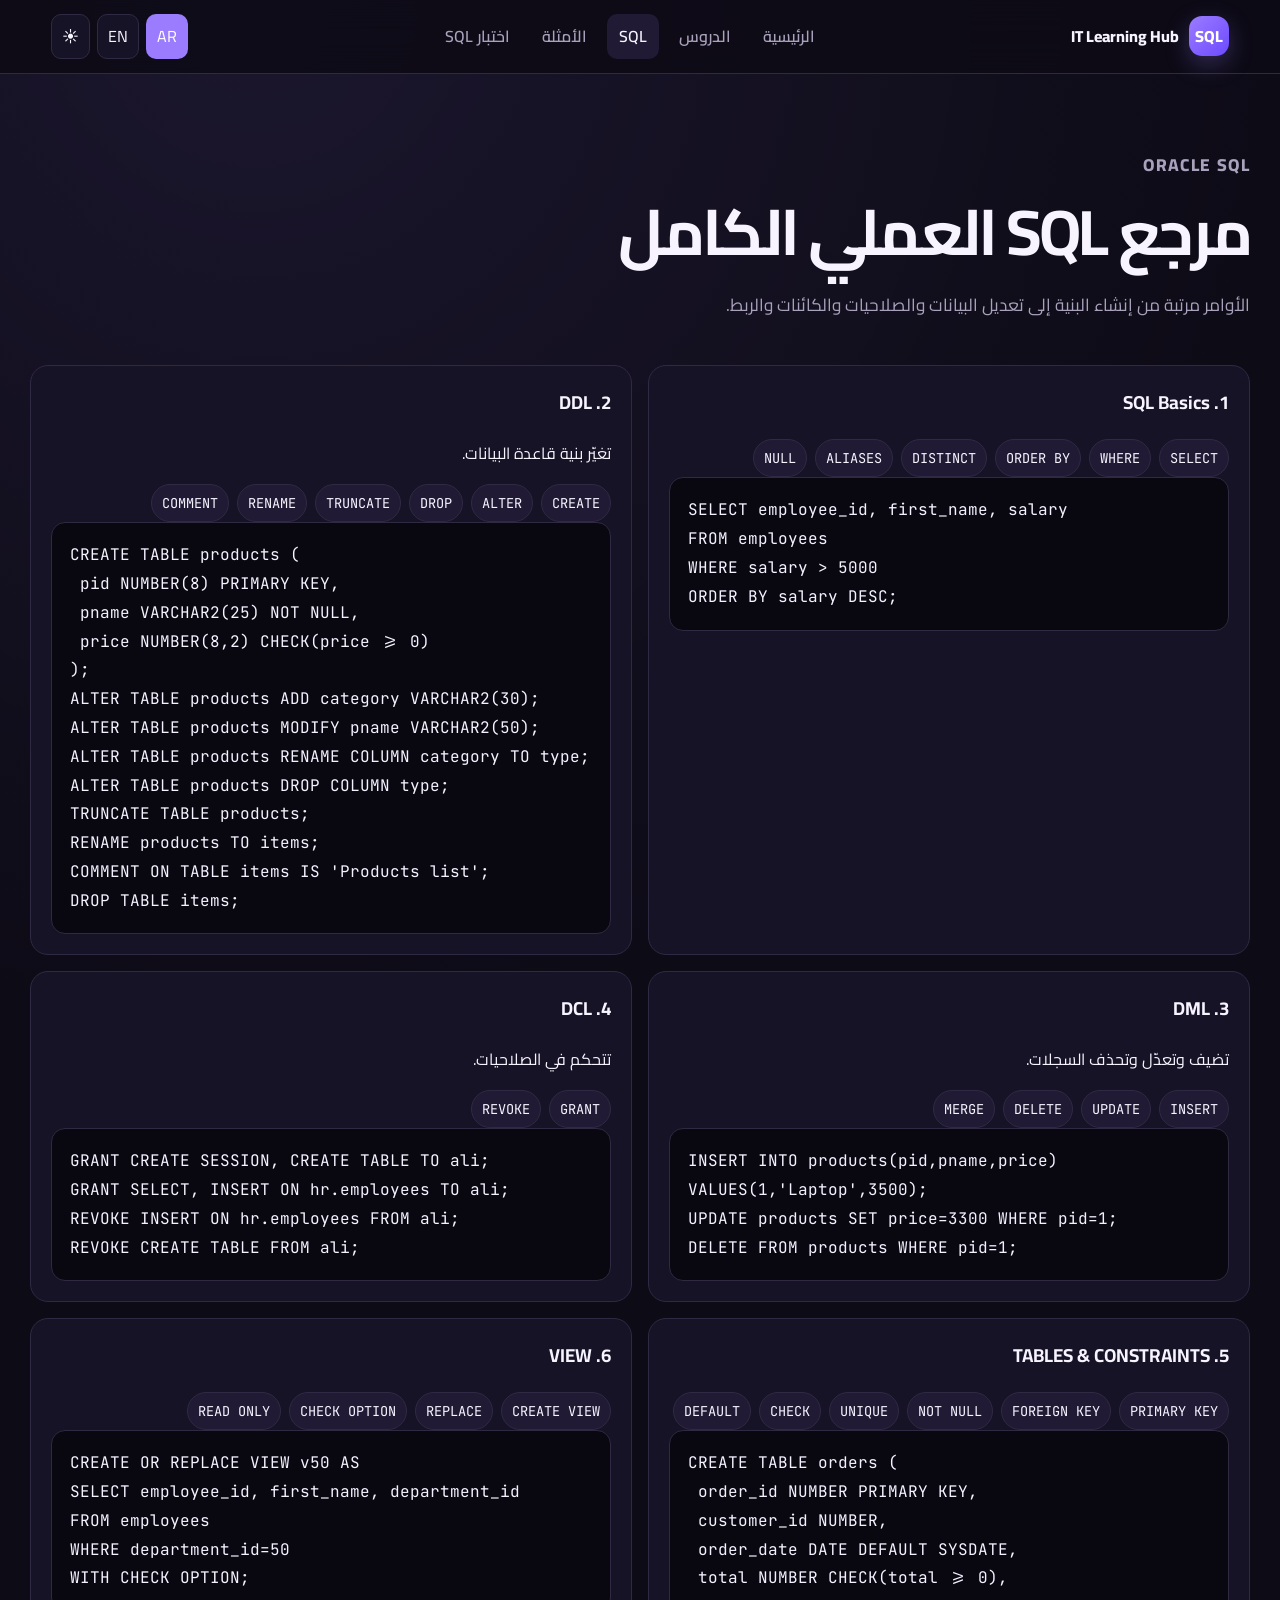
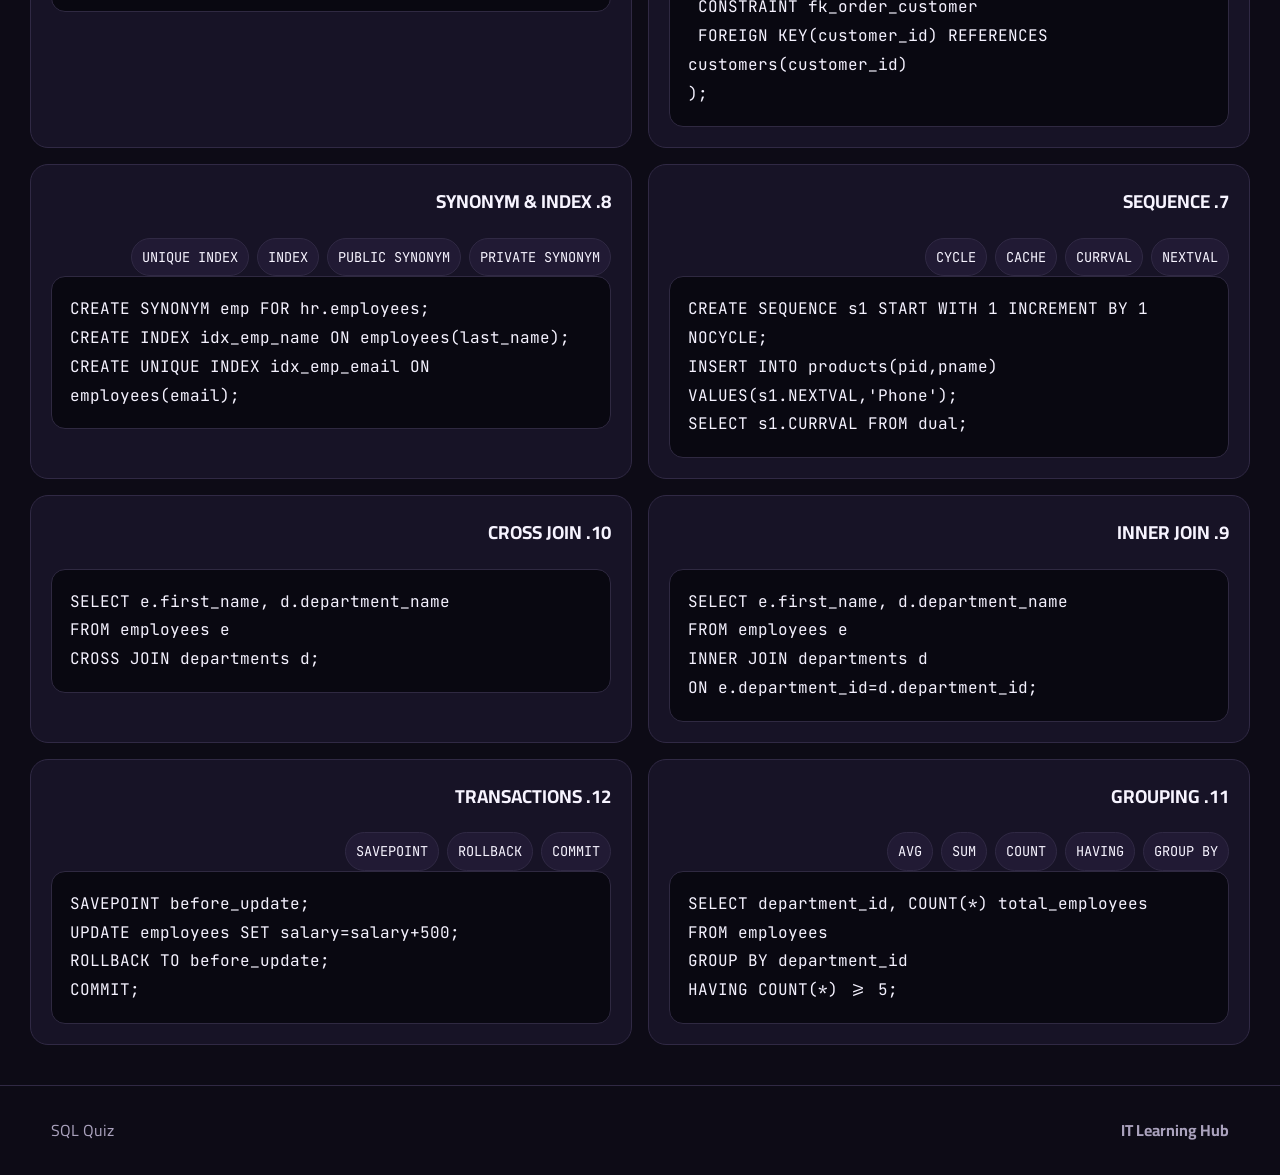
<file: sql.html>
<!doctype html><html lang="ar" dir="rtl"><head><meta charset="UTF-8"><meta name="viewport" content="width=device-width,initial-scale=1"><title>SQL Reference | IT Learning Hub</title><link href="https://fonts.googleapis.com/css2?family=Cairo:wght@400;600;700;800&family=Inter:wght@400;600;700;800&family=JetBrains+Mono:wght@400;600&display=swap" rel="stylesheet"><link rel="stylesheet" href="style.css"></head><body><header class="topbar"><a class="brand" href="index.html"><span class="brand-orb">SQL</span><span>IT Learning Hub</span></a><button class="nav-toggle">☰</button><nav class="nav"><a href="index.html" data-ar="الرئيسية" data-en="Home">الرئيسية</a><a href="lessons.html" data-ar="الدروس" data-en="Lessons">الدروس</a><a class="active" href="sql.html">SQL</a><a href="examples.html" data-ar="الأمثلة" data-en="Examples">الأمثلة</a><a href="quiz.html" data-ar="اختبار SQL" data-en="SQL Quiz">اختبار SQL</a></nav><div class="actions"><button class="chip" data-lang="ar">AR</button><button class="chip" data-lang="en">EN</button><button id="modeToggle" class="chip">☀</button></div></header><main><section class="page-head"><p class="eyebrow">ORACLE SQL</p><h1 data-ar="مرجع SQL العملي الكامل" data-en="Complete practical SQL reference">مرجع SQL العملي الكامل</h1><p data-ar="الأوامر مرتبة من إنشاء البنية إلى تعديل البيانات والصلاحيات والكائنات والربط." data-en="Commands are ordered from structure creation to data changes, permissions, objects, and joins.">الأوامر مرتبة من إنشاء البنية إلى تعديل البيانات والصلاحيات والكائنات والربط.</p></section><section class="sql-grid">
<article class="sql-card"><h3>1. SQL Basics</h3><div class="command-list"><span>SELECT</span><span>WHERE</span><span>ORDER BY</span><span>DISTINCT</span><span>ALIASES</span><span>NULL</span></div><div class="codebox"><pre>SELECT employee_id, first_name, salary
FROM employees
WHERE salary &gt; 5000
ORDER BY salary DESC;</pre></div></article>
<article class="sql-card"><h3>2. DDL</h3><p data-ar="تغيّر بنية قاعدة البيانات." data-en="Changes database structure.">تغيّر بنية قاعدة البيانات.</p><div class="command-list"><span>CREATE</span><span>ALTER</span><span>DROP</span><span>TRUNCATE</span><span>RENAME</span><span>COMMENT</span></div><div class="codebox"><pre>CREATE TABLE products (
 pid NUMBER(8) PRIMARY KEY,
 pname VARCHAR2(25) NOT NULL,
 price NUMBER(8,2) CHECK(price &gt;= 0)
);
ALTER TABLE products ADD category VARCHAR2(30);
ALTER TABLE products MODIFY pname VARCHAR2(50);
ALTER TABLE products RENAME COLUMN category TO type;
ALTER TABLE products DROP COLUMN type;
TRUNCATE TABLE products;
RENAME products TO items;
COMMENT ON TABLE items IS 'Products list';
DROP TABLE items;</pre></div></article>
<article class="sql-card"><h3>3. DML</h3><p data-ar="تضيف وتعدّل وتحذف السجلات." data-en="Adds, updates, and deletes rows.">تضيف وتعدّل وتحذف السجلات.</p><div class="command-list"><span>INSERT</span><span>UPDATE</span><span>DELETE</span><span>MERGE</span></div><div class="codebox"><pre>INSERT INTO products(pid,pname,price)
VALUES(1,'Laptop',3500);
UPDATE products SET price=3300 WHERE pid=1;
DELETE FROM products WHERE pid=1;</pre></div></article>
<article class="sql-card"><h3>4. DCL</h3><p data-ar="تتحكم في الصلاحيات." data-en="Controls privileges.">تتحكم في الصلاحيات.</p><div class="command-list"><span>GRANT</span><span>REVOKE</span></div><div class="codebox"><pre>GRANT CREATE SESSION, CREATE TABLE TO ali;
GRANT SELECT, INSERT ON hr.employees TO ali;
REVOKE INSERT ON hr.employees FROM ali;
REVOKE CREATE TABLE FROM ali;</pre></div></article>
<article class="sql-card"><h3>5. TABLES & CONSTRAINTS</h3><div class="command-list"><span>PRIMARY KEY</span><span>FOREIGN KEY</span><span>NOT NULL</span><span>UNIQUE</span><span>CHECK</span><span>DEFAULT</span></div><div class="codebox"><pre>CREATE TABLE orders (
 order_id NUMBER PRIMARY KEY,
 customer_id NUMBER,
 order_date DATE DEFAULT SYSDATE,
 total NUMBER CHECK(total &gt;= 0),
 CONSTRAINT fk_order_customer
 FOREIGN KEY(customer_id) REFERENCES customers(customer_id)
);</pre></div></article>
<article class="sql-card"><h3>6. VIEW</h3><div class="command-list"><span>CREATE VIEW</span><span>REPLACE</span><span>CHECK OPTION</span><span>READ ONLY</span></div><div class="codebox"><pre>CREATE OR REPLACE VIEW v50 AS
SELECT employee_id, first_name, department_id
FROM employees
WHERE department_id=50
WITH CHECK OPTION;</pre></div></article>
<article class="sql-card"><h3>7. SEQUENCE</h3><div class="command-list"><span>NEXTVAL</span><span>CURRVAL</span><span>CACHE</span><span>CYCLE</span></div><div class="codebox"><pre>CREATE SEQUENCE s1 START WITH 1 INCREMENT BY 1 NOCYCLE;
INSERT INTO products(pid,pname) VALUES(s1.NEXTVAL,'Phone');
SELECT s1.CURRVAL FROM dual;</pre></div></article>
<article class="sql-card"><h3>8. SYNONYM & INDEX</h3><div class="command-list"><span>PRIVATE SYNONYM</span><span>PUBLIC SYNONYM</span><span>INDEX</span><span>UNIQUE INDEX</span></div><div class="codebox"><pre>CREATE SYNONYM emp FOR hr.employees;
CREATE INDEX idx_emp_name ON employees(last_name);
CREATE UNIQUE INDEX idx_emp_email ON employees(email);</pre></div></article>
<article class="sql-card"><h3>9. INNER JOIN</h3><div class="codebox"><pre>SELECT e.first_name, d.department_name
FROM employees e
INNER JOIN departments d
ON e.department_id=d.department_id;</pre></div></article>
<article class="sql-card"><h3>10. CROSS JOIN</h3><div class="codebox"><pre>SELECT e.first_name, d.department_name
FROM employees e
CROSS JOIN departments d;</pre></div></article>
<article class="sql-card"><h3>11. GROUPING</h3><div class="command-list"><span>GROUP BY</span><span>HAVING</span><span>COUNT</span><span>SUM</span><span>AVG</span></div><div class="codebox"><pre>SELECT department_id, COUNT(*) total_employees
FROM employees
GROUP BY department_id
HAVING COUNT(*) &gt;= 5;</pre></div></article>
<article class="sql-card"><h3>12. TRANSACTIONS</h3><div class="command-list"><span>COMMIT</span><span>ROLLBACK</span><span>SAVEPOINT</span></div><div class="codebox"><pre>SAVEPOINT before_update;
UPDATE employees SET salary=salary+500;
ROLLBACK TO before_update;
COMMIT;</pre></div></article>
</section></main><footer class="footer"><b>IT Learning Hub</b><a href="quiz.html">SQL Quiz</a></footer><script src="app.js"></script></body></html>
</file>
<file: style.css>
:root{--bg:#0d0b16;--panel:#171326;--panel2:#211a34;--text:#f7f4ff;--muted:#aaa2bd;--accent:#9b7cff;--accent2:#6d4aff;--line:#302944;--ok:#42d392;--danger:#ff6b81;--shadow:0 18px 60px rgba(0,0,0,.25)}
:root[data-theme=emerald]{--accent:#34d399;--accent2:#059669}:root[data-theme=cyan]{--accent:#22d3ee;--accent2:#0891b2}:root[data-theme=orange]{--accent:#fb923c;--accent2:#ea580c}:root[data-theme=rose]{--accent:#fb7185;--accent2:#e11d48}:root[data-theme=midnight]{--accent:#8ea7ff;--accent2:#4058c8}:root[data-theme=snow]{--accent:#64748b;--accent2:#334155}
:root[data-mode=light]{--bg:#f6f7fb;--panel:#fff;--panel2:#f1f3f8;--text:#14121c;--muted:#676274;--line:#e3e4eb;--shadow:0 18px 60px rgba(26,22,38,.09)}
*{box-sizing:border-box}html{scroll-behavior:smooth}body{margin:0;background:radial-gradient(circle at 20% 0%,color-mix(in srgb,var(--accent) 10%,transparent),transparent 35%),var(--bg);color:var(--text);font-family:Cairo,Inter,sans-serif;line-height:1.8}html[dir=ltr] body{font-family:Inter,Cairo,sans-serif}a{color:inherit;text-decoration:none}button,input{font:inherit}.topbar{position:sticky;top:0;z-index:40;display:flex;align-items:center;gap:22px;padding:14px clamp(18px,4vw,62px);background:color-mix(in srgb,var(--bg) 86%,transparent);backdrop-filter:blur(20px);border-bottom:1px solid var(--line)}.brand{display:flex;align-items:center;gap:10px;font-weight:800;white-space:nowrap}.brand-orb{width:40px;height:40px;border-radius:13px;display:grid;place-items:center;background:linear-gradient(135deg,var(--accent),var(--accent2));color:white;box-shadow:0 8px 25px color-mix(in srgb,var(--accent) 28%,transparent)}.nav{display:flex;gap:8px;flex:1;justify-content:center}.nav a{padding:8px 12px;border-radius:10px;color:var(--muted);font-weight:600}.nav a:hover,.nav a.active{color:var(--text);background:var(--panel2)}.actions{display:flex;gap:7px}.chip,.nav-toggle{border:1px solid var(--line);background:var(--panel);color:var(--text);border-radius:10px;padding:7px 10px;cursor:pointer}.chip.active{background:var(--accent);color:white;border-color:transparent}.nav-toggle{display:none}main{width:min(1220px,calc(100% - 32px));margin:auto}.hero{min-height:76vh;align-items:center;padding:80px 0}.grid-2{display:grid;grid-template-columns:1.08fr .92fr;gap:42px}.eyebrow{color:var(--accent);font-weight:800;letter-spacing:.08em;text-transform:uppercase}.hero h1,.page-head h1{font-size:clamp(2.4rem,6vw,5.3rem);line-height:1.12;margin:12px 0 20px;letter-spacing:-.045em}.page-head h1{font-size:clamp(2rem,5vw,4rem)}.lead,.page-head p{font-size:1.08rem;color:var(--muted);max-width:740px}.hero-actions{display:flex;gap:12px;margin:28px 0}.btn{display:inline-flex;align-items:center;justify-content:center;border-radius:13px;padding:11px 18px;border:1px solid var(--line);cursor:pointer;font-weight:700}.btn.primary{background:linear-gradient(135deg,var(--accent),var(--accent2));color:white;border:0}.btn.ghost{background:var(--panel);color:var(--text)}.stats{display:flex;gap:26px;margin-top:32px}.stats div{display:flex;flex-direction:column}.stats b{font-size:1.5rem}.stats span{color:var(--muted);font-size:.88rem}.terminal-card{background:linear-gradient(160deg,var(--panel),var(--panel2));border:1px solid var(--line);border-radius:24px;padding:20px;box-shadow:var(--shadow);transform:rotate(-1deg)}.dots{display:flex;gap:6px}.dots span{width:9px;height:9px;border-radius:50%;background:var(--muted)}pre,code{font-family:'JetBrains Mono',monospace}.terminal-card pre{font-size:clamp(.82rem,2vw,1rem);line-height:2;color:var(--text);white-space:pre-wrap}.section{padding:54px 0}.section-title{margin-bottom:24px}.section-title p{color:var(--accent);font-weight:800;margin:0}.section-title h2{font-size:clamp(1.7rem,4vw,2.8rem);margin:4px 0}.cards{display:grid;gap:16px}.cards.four{grid-template-columns:repeat(4,1fr)}.card,.deep-block,.lesson-reader,.lesson-sidebar,.quiz-box,.stat-card,.sql-card{background:var(--panel);border:1px solid var(--line);border-radius:18px;padding:20px}.card .icon{font-size:1.7rem}.card h3{margin:10px 0 6px}.card p,.deep-block p{color:var(--muted);margin:0}.roadmap{display:flex;align-items:center;gap:12px;overflow:auto;padding-bottom:10px}.roadmap div{min-width:135px;background:var(--panel);border:1px solid var(--line);border-radius:16px;padding:16px;text-align:center}.roadmap b{display:block;color:var(--accent)}.roadmap i{color:var(--muted)}.theme-picker{display:flex;gap:10px;flex-wrap:wrap}.theme-picker button{border:1px solid var(--line);background:var(--panel);color:var(--text);padding:10px 16px;border-radius:999px;cursor:pointer}.page-head{padding:58px 0 28px}.lessons-shell{display:grid;grid-template-columns:310px 1fr;gap:20px;align-items:start}.lesson-sidebar{position:sticky;top:88px;max-height:calc(100vh - 110px);overflow:auto}.search-wrap input{width:100%;border:1px solid var(--line);background:var(--panel2);color:var(--text);padding:12px;border-radius:12px}.lesson-list{display:grid;gap:7px;margin-top:14px}.lesson-link{display:flex;gap:10px;align-items:center;width:100%;text-align:inherit;border:0;background:transparent;color:var(--muted);padding:11px;border-radius:12px;cursor:pointer}.lesson-link:hover,.lesson-link.active{background:var(--panel2);color:var(--text)}.lesson-link b{color:var(--accent);min-width:30px}.lesson-reader{min-height:600px;padding:clamp(20px,4vw,42px)}.lesson-reader h2{font-size:clamp(1.8rem,4vw,3rem);margin:0 0 8px}.lesson-meta{display:flex;gap:10px;flex-wrap:wrap;color:var(--muted);font-size:.9rem}.lesson-intro{font-size:1.08rem;color:var(--muted);border-inline-start:4px solid var(--accent);padding-inline-start:16px}.lesson-content{display:grid;gap:16px;margin-top:24px}.deep-block h3{margin-top:0}.deep-block ul{margin-bottom:0}.codebox{position:relative;background:#090811;color:#f5f2ff;border:1px solid #2f2941;border-radius:14px;padding:18px;overflow:auto;direction:ltr;text-align:left}.codebox pre{margin:0;white-space:pre-wrap}.copy-btn{position:absolute;top:10px;right:10px;padding:5px 9px}.note{background:color-mix(in srgb,var(--accent) 10%,var(--panel));border-color:color-mix(in srgb,var(--accent) 35%,var(--line))}.lesson-nav{display:flex;justify-content:space-between;gap:10px;margin-top:24px}.sql-grid{display:grid;grid-template-columns:repeat(2,1fr);gap:16px}.sql-card h3{margin-top:0}.command-list{display:flex;flex-wrap:wrap;gap:8px}.command-list span{background:var(--panel2);border:1px solid var(--line);border-radius:999px;padding:6px 10px;font-family:'JetBrains Mono',monospace;font-size:.85rem}.quiz-dashboard{display:grid;grid-template-columns:repeat(3,1fr);gap:14px;margin-bottom:18px}.stat-card b{font-size:1.7rem;display:block}.stat-card span{color:var(--muted)}.quiz-box{margin-bottom:50px}.question{padding:20px 0;border-bottom:1px solid var(--line)}.options{display:grid;gap:9px}.option{border:1px solid var(--line);background:var(--panel2);color:var(--text);padding:11px;border-radius:12px;cursor:pointer;text-align:inherit}.option.correct{border-color:var(--ok);background:color-mix(in srgb,var(--ok) 12%,var(--panel2))}.option.wrong{border-color:var(--danger);background:color-mix(in srgb,var(--danger) 12%,var(--panel2))}.footer{margin-top:40px;border-top:1px solid var(--line);padding:30px clamp(18px,4vw,62px);display:flex;justify-content:space-between;color:var(--muted)}.footer-links{display:flex;gap:18px}.toast{position:fixed;bottom:24px;left:50%;transform:translate(-50%,30px);opacity:0;background:var(--text);color:var(--bg);padding:10px 18px;border-radius:999px;transition:.25s;z-index:99}.toast.show{opacity:1;transform:translate(-50%,0)}.reveal{opacity:0;transform:translateY(16px);transition:.55s}.reveal.in{opacity:1;transform:none}.responsive-erd-img{width:100%;border-radius:14px;border:1px solid var(--line)}
@media(max-width:900px){.grid-2,.lessons-shell{grid-template-columns:1fr}.cards.four{grid-template-columns:repeat(2,1fr)}.lesson-sidebar{position:static;max-height:none}.nav-toggle{display:block}.nav{display:none;position:absolute;top:70px;left:16px;right:16px;background:var(--panel);border:1px solid var(--line);border-radius:16px;padding:10px;flex-direction:column}.nav.open{display:flex}.topbar{gap:10px}.brand span:last-child{display:none}.actions{margin-inline-start:auto}.hero{padding:48px 0}}
@media(max-width:560px){main{width:min(100% - 20px,1220px)}.cards.four,.sql-grid,.quiz-dashboard{grid-template-columns:1fr}.hero h1{font-size:2.5rem}.stats{gap:14px;flex-wrap:wrap}.actions .chip{padding:6px 8px}.footer{flex-direction:column;gap:12px}.lesson-reader{padding:18px}}
</file>
